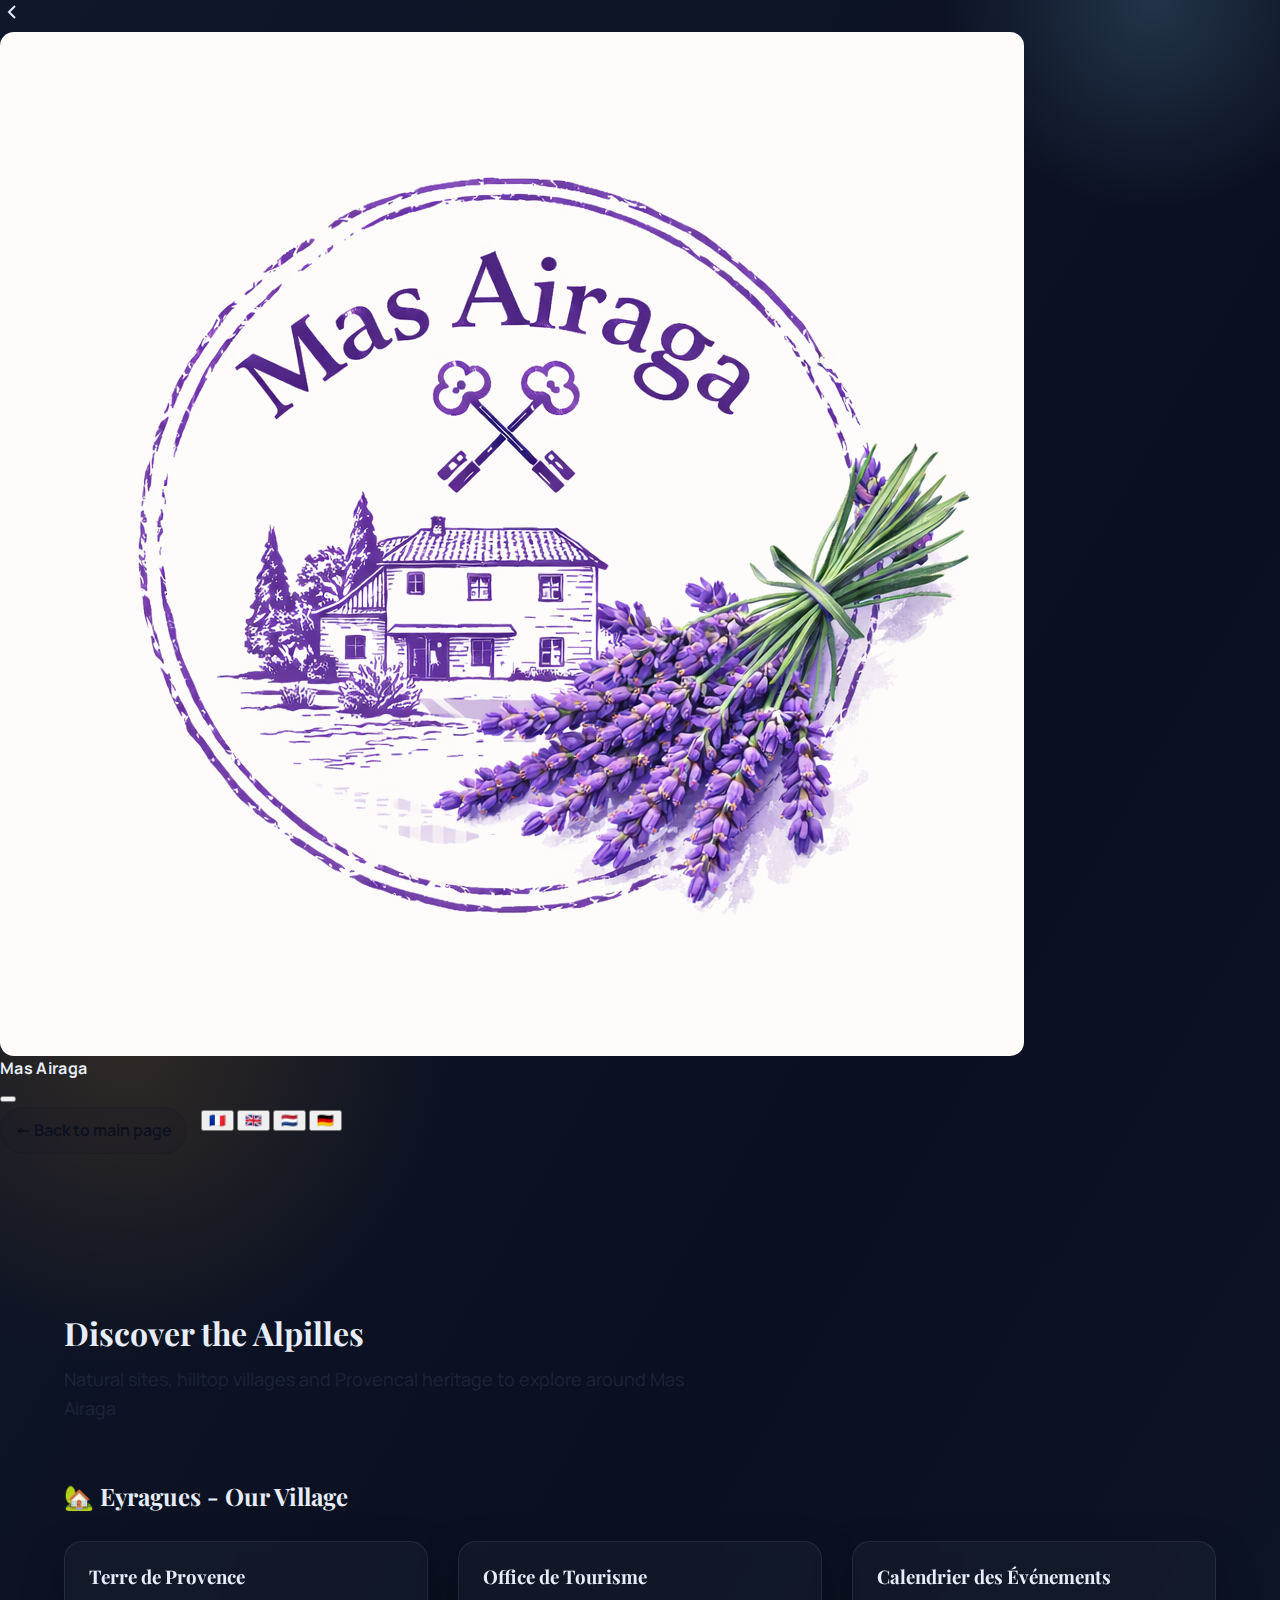
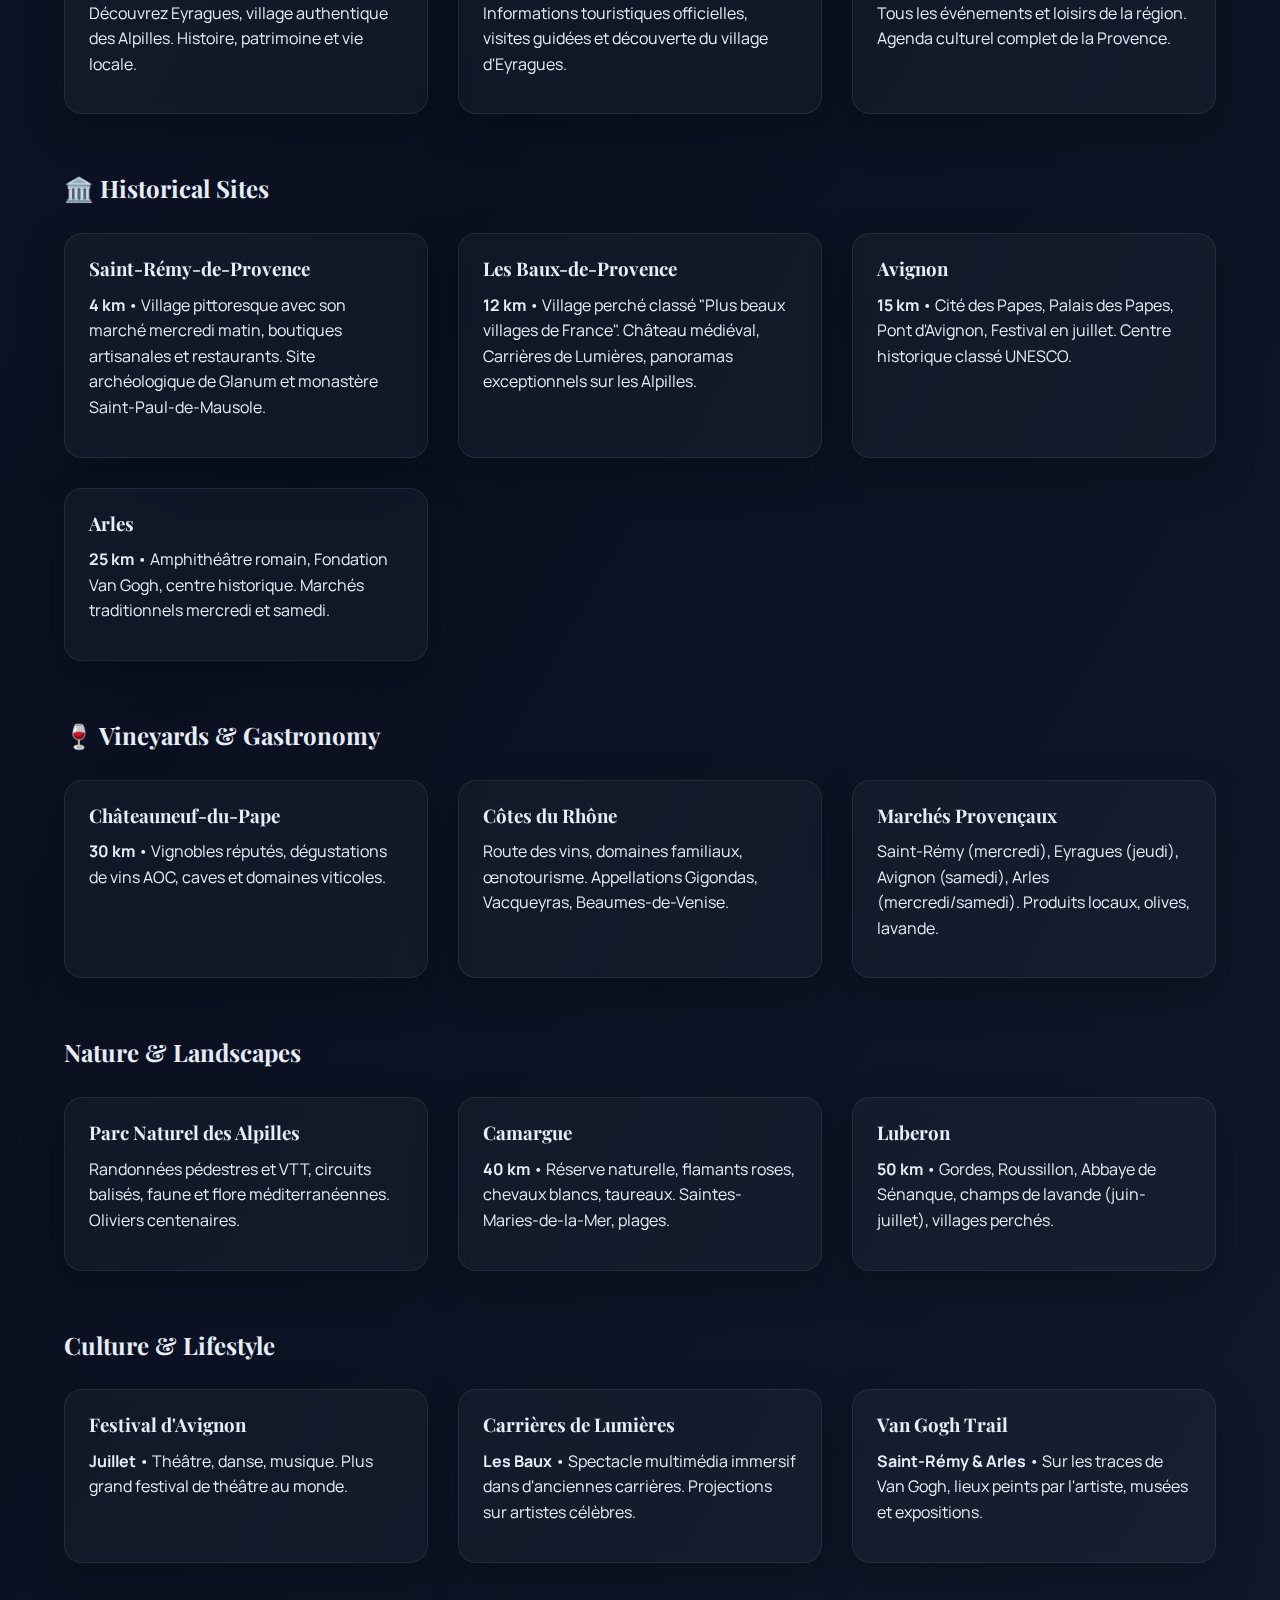
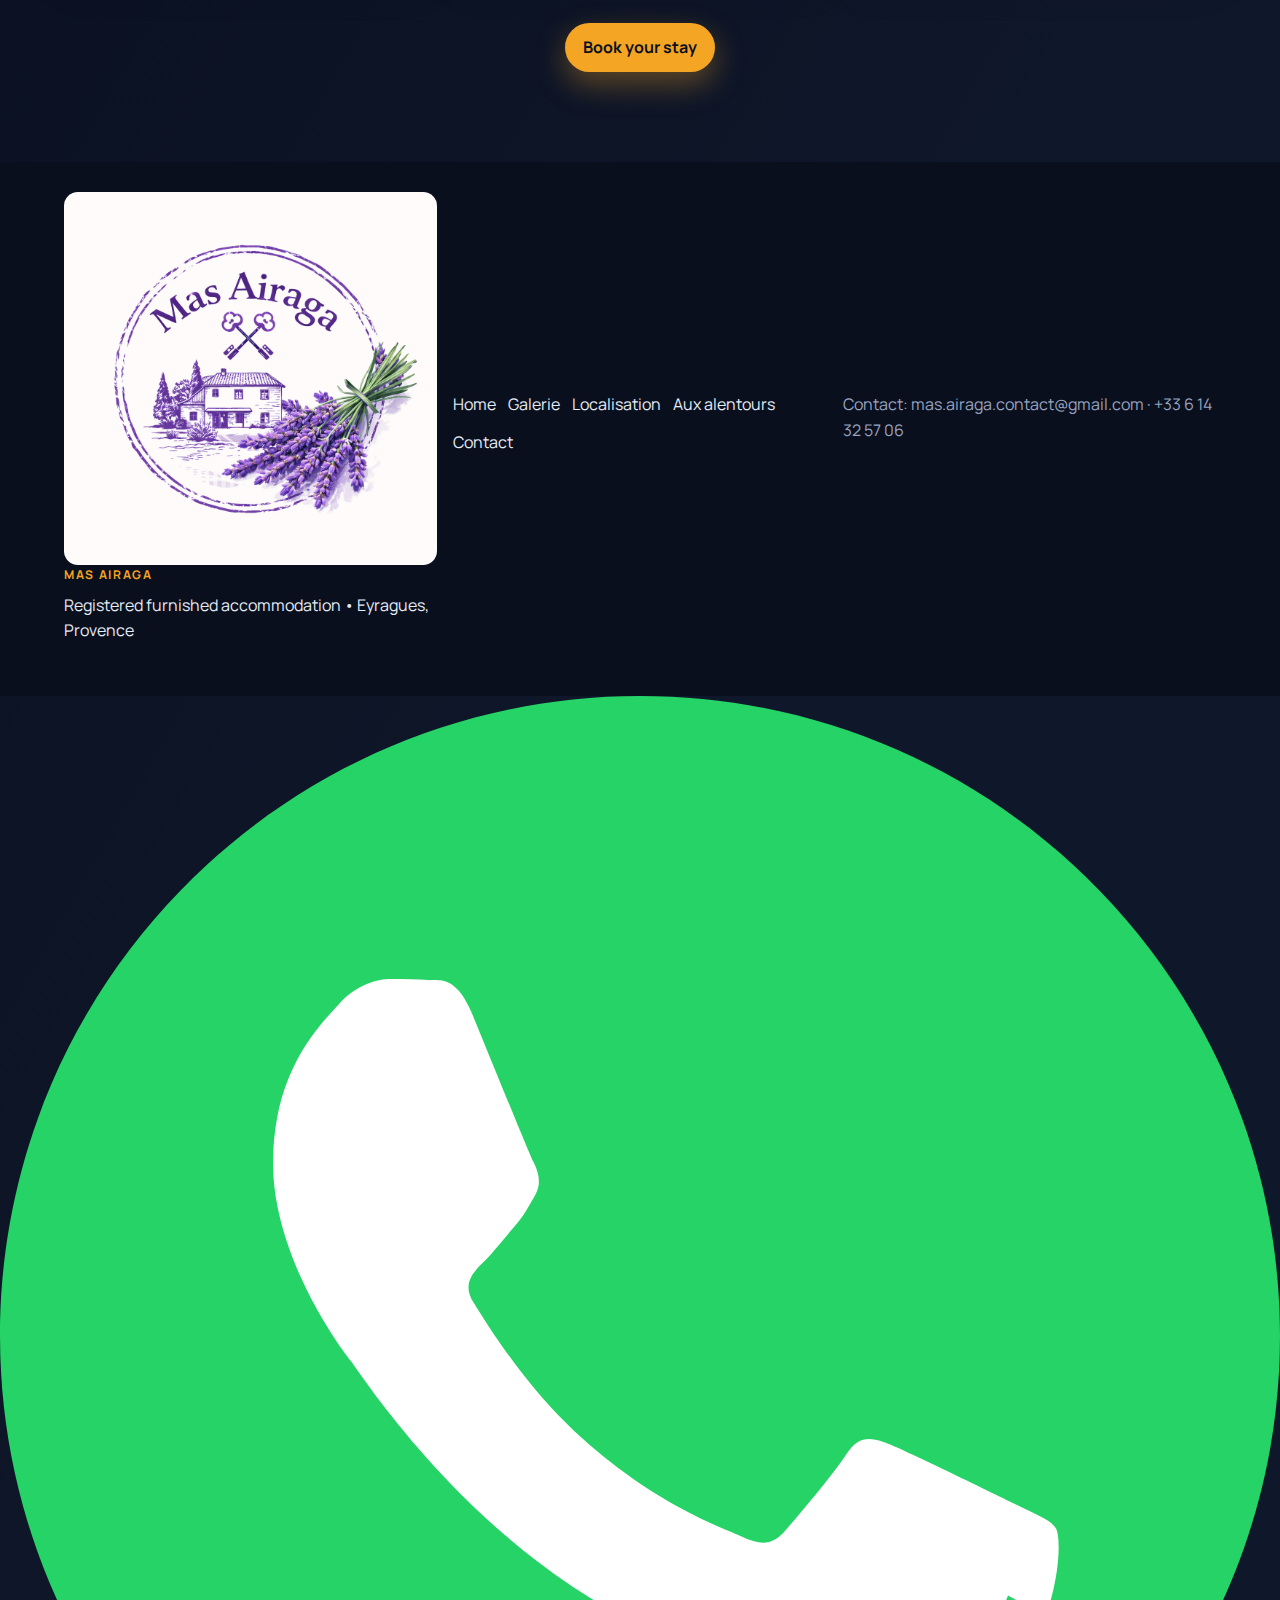
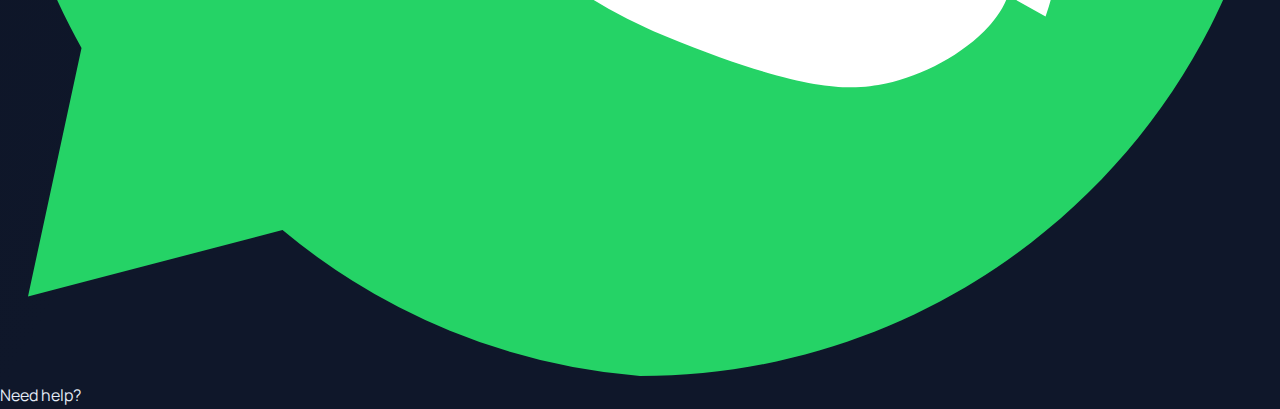
<file: around.html>
<!DOCTYPE html>
<html lang="fr">
<head>
  <meta charset="UTF-8">
  <meta name="viewport" content="width=device-width, initial-scale=1.0">
  <title>Aux Alentours – Mas Airaga | Découvrez la Provence</title>
  <meta name="description" content="Que faire autour de Mas Airaga ? Saint-Rémy, Les Baux, Avignon, Arles. Marchés provençaux, sites historiques, vignobles. Guide touristique Provence.">
  <link rel="canonical" href="https://mas-airaga.com/around.html">
  <link rel="icon" href="/favicon.ico" type="image/x-icon">
  <link rel="preconnect" href="https://fonts.googleapis.com">
  <link rel="preconnect" href="https://fonts.gstatic.com" crossorigin>
  <link href="https://fonts.googleapis.com/css2?family=Manrope:wght@400;600;700&family=Playfair+Display:wght@600&display=swap" rel="stylesheet">
  <link rel="stylesheet" href="styles.css">
</head>
<body>
  <nav class="nav">
    <div class="nav__container">
      <!-- Back arrow for mobile -->
      <a href="index.html" class="nav__back-arrow" aria-label="Retour">
        <svg width="24" height="24" viewBox="0 0 24 24" fill="none" stroke="currentColor" stroke-width="2">
          <polyline points="15 18 9 12 15 6"></polyline>
        </svg>
      </a>

      <div class="nav__brand">
        <a href="index.html">
          <img src="images/LOGO.png" alt="Mas Airaga" class="nav__logo">
          Mas Airaga
        </a>
      </div>

      <!-- Hamburger button for mobile -->
      <button class="nav__hamburger" id="nav-hamburger" aria-label="Menu">
        <span></span>
        <span></span>
        <span></span>
      </button>

      <div class="nav__links" id="nav-links">
        <a href="index.html" class="button button--ghost" data-i18n="back-home">← Retour à la page principale</a>
        <div class="nav__lang-toggle">
          <button class="nav-lang-btn active" data-lang="fr" title="Français">🇫🇷</button>
          <button class="nav-lang-btn" data-lang="en" title="English">🇬🇧</button>
          <button class="nav-lang-btn" data-lang="nl" title="Nederlands">🇳🇱</button>
          <button class="nav-lang-btn" data-lang="de" title="Deutsch">🇩🇪</button>
        </div>
      </div>
    </div>
  </nav>

  <section class="section" style="padding-top: 120px;">
    <div class="container">
      <h1 data-i18n="around-title">Découvrez la Provence</h1>
      <p class="lead" data-i18n="around-subtitle">Sites incontournables, marchés provençaux et activités autour du Mas Airaga</p>

      <div style="margin-top: 60px;">
        <h2 data-i18n="around-eyragues-title">🏡 Eyragues - Notre Village</h2>
        <div style="display: grid; grid-template-columns: repeat(auto-fit, minmax(300px, 1fr)); gap: 30px; margin-top: 30px;">
          <a href="https://www.myterredeprovence.fr/Eyragues" target="_blank" rel="noopener noreferrer" class="card card--link">
            <h3>Terre de Provence</h3>
            <p>Découvrez Eyragues, village authentique des Alpilles. Histoire, patrimoine et vie locale.</p>
          </a>
          <a href="https://www.eyragues.fr/tourisme.php" target="_blank" rel="noopener noreferrer" class="card card--link">
            <h3>Office de Tourisme</h3>
            <p>Informations touristiques officielles, visites guidées et découverte du village d'Eyragues.</p>
          </a>
          <a href="http://www.journal-farandole.com/" target="_blank" rel="noopener noreferrer" class="card card--link">
            <h3>Calendrier des Événements</h3>
            <p>Tous les événements et loisirs de la région. Agenda culturel complet de la Provence.</p>
          </a>
        </div>
      </div>

      <div style="margin-top: 60px;">
        <h2 data-i18n="around-historical-title">🏛️ Sites Historiques</h2>
        <div style="display: grid; grid-template-columns: repeat(auto-fit, minmax(300px, 1fr)); gap: 30px; margin-top: 30px;">
          <a href="https://www.saint-remy-de-provence.com" target="_blank" rel="noopener noreferrer" class="card card--link">
            <h3>Saint-Rémy-de-Provence</h3>
            <p><strong>4 km</strong> • Village pittoresque avec son marché mercredi matin, boutiques artisanales et restaurants. Site archéologique de Glanum et monastère Saint-Paul-de-Mausole.</p>
          </a>
          <a href="https://www.lesbauxdeprovence.com" target="_blank" rel="noopener noreferrer" class="card card--link">
            <h3>Les Baux-de-Provence</h3>
            <p><strong>12 km</strong> • Village perché classé "Plus beaux villages de France". Château médiéval, Carrières de Lumières, panoramas exceptionnels sur les Alpilles.</p>
          </a>
          <a href="https://avignon-tourisme.com" target="_blank" rel="noopener noreferrer" class="card card--link">
            <h3>Avignon</h3>
            <p><strong>15 km</strong> • Cité des Papes, Palais des Papes, Pont d'Avignon, Festival en juillet. Centre historique classé UNESCO.</p>
          </a>
          <a href="https://www.arlestourisme.com" target="_blank" rel="noopener noreferrer" class="card card--link">
            <h3>Arles</h3>
            <p><strong>25 km</strong> • Amphithéâtre romain, Fondation Van Gogh, centre historique. Marchés traditionnels mercredi et samedi.</p>
          </a>
        </div>
      </div>

      <div style="margin-top: 60px;">
        <h2 data-i18n="around-wine-title">🍷 Vignobles & Gastronomie</h2>
        <div style="display: grid; grid-template-columns: repeat(auto-fit, minmax(300px, 1fr)); gap: 30px; margin-top: 30px;">
          <a href="https://www.chateauneuf.com" target="_blank" rel="noopener noreferrer" class="card card--link">
            <h3>Châteauneuf-du-Pape</h3>
            <p><strong>30 km</strong> • Vignobles réputés, dégustations de vins AOC, caves et domaines viticoles.</p>
          </a>
          <a href="https://www.vins-rhone.com" target="_blank" rel="noopener noreferrer" class="card card--link">
            <h3>Côtes du Rhône</h3>
            <p>Route des vins, domaines familiaux, œnotourisme. Appellations Gigondas, Vacqueyras, Beaumes-de-Venise.</p>
          </a>
          <a href="https://www.provenceguide.com/marches-provence" target="_blank" rel="noopener noreferrer" class="card card--link">
            <h3>Marchés Provençaux</h3>
            <p>Saint-Rémy (mercredi), Eyragues (jeudi), Avignon (samedi), Arles (mercredi/samedi). Produits locaux, olives, lavande.</p>
          </a>
        </div>
      </div>

      <div style="margin-top: 60px;">
        <h2 data-i18n="around-nature-title">🌿 Nature & Activités</h2>
        <div style="display: grid; grid-template-columns: repeat(auto-fit, minmax(300px, 1fr)); gap: 30px; margin-top: 30px;">
          <a href="https://www.parc-alpilles.fr" target="_blank" rel="noopener noreferrer" class="card card--link">
            <h3>Parc Naturel des Alpilles</h3>
            <p>Randonnées pédestres et VTT, circuits balisés, faune et flore méditerranéennes. Oliviers centenaires.</p>
          </a>
          <a href="https://www.camargue.fr" target="_blank" rel="noopener noreferrer" class="card card--link">
            <h3>Camargue</h3>
            <p><strong>40 km</strong> • Réserve naturelle, flamants roses, chevaux blancs, taureaux. Saintes-Maries-de-la-Mer, plages.</p>
          </a>
          <a href="https://www.luberon-apt.fr" target="_blank" rel="noopener noreferrer" class="card card--link">
            <h3>Luberon</h3>
            <p><strong>50 km</strong> • Gordes, Roussillon, Abbaye de Sénanque, champs de lavande (juin-juillet), villages perchés.</p>
          </a>
        </div>
      </div>

      <div style="margin-top: 60px;">
        <h2 data-i18n="around-culture-title">🎨 Culture & Événements</h2>
        <div style="display: grid; grid-template-columns: repeat(auto-fit, minmax(300px, 1fr)); gap: 30px; margin-top: 30px;">
          <a href="https://www.festival-avignon.com" target="_blank" rel="noopener noreferrer" class="card card--link">
            <h3>Festival d'Avignon</h3>
            <p><strong>Juillet</strong> • Théâtre, danse, musique. Plus grand festival de théâtre au monde.</p>
          </a>
          <a href="https://www.carrieres-lumieres.com" target="_blank" rel="noopener noreferrer" class="card card--link">
            <h3>Carrières de Lumières</h3>
            <p><strong>Les Baux</strong> • Spectacle multimédia immersif dans d'anciennes carrières. Projections sur artistes célèbres.</p>
          </a>
          <a href="https://vangoghroute.com/france/saint-remy/" target="_blank" rel="noopener noreferrer" class="card card--link">
            <h3>Van Gogh Trail</h3>
            <p><strong>Saint-Rémy & Arles</strong> • Sur les traces de Van Gogh, lieux peints par l'artiste, musées et expositions.</p>
          </a>
        </div>
      </div>

      <div style="margin-top: 60px; text-align: center;">
        <a href="index.html#reservation" class="button" data-i18n="around-book-btn">Réserver votre séjour</a>
      </div>
    </div>
  </section>

  <footer class="footer">
    <div>
      <img src="images/LOGO.png" alt="Mas Airaga Logo" class="footer__logo">
      <p class="eyebrow">Mas Airaga</p>
      <p data-i18n="footer-registration">Maison meublée déclarée • Eyragues, Provence</p>
    </div>
    <div class="footer__links">
      <a href="index.html" data-i18n="footer-home">Accueil</a>
      <a href="gallery.html">Galerie</a>
      <a href="location.html">Localisation</a>
      <a href="around.html">Aux alentours</a>
      <a href="contact.html">Contact</a>
    </div>
    <div>
      <p class="muted">
        <span data-i18n="footer-contact">Contact :</span>
        <a href="mailto:mas.airaga.contact@gmail.com">mas.airaga.contact@gmail.com</a> ·
        <a href="tel:+33614325706">+33 6 14 32 57 06</a>
      </p>
    </div>
  </footer>

  <script src="script.js"></script>
</body>
</html>
</file>
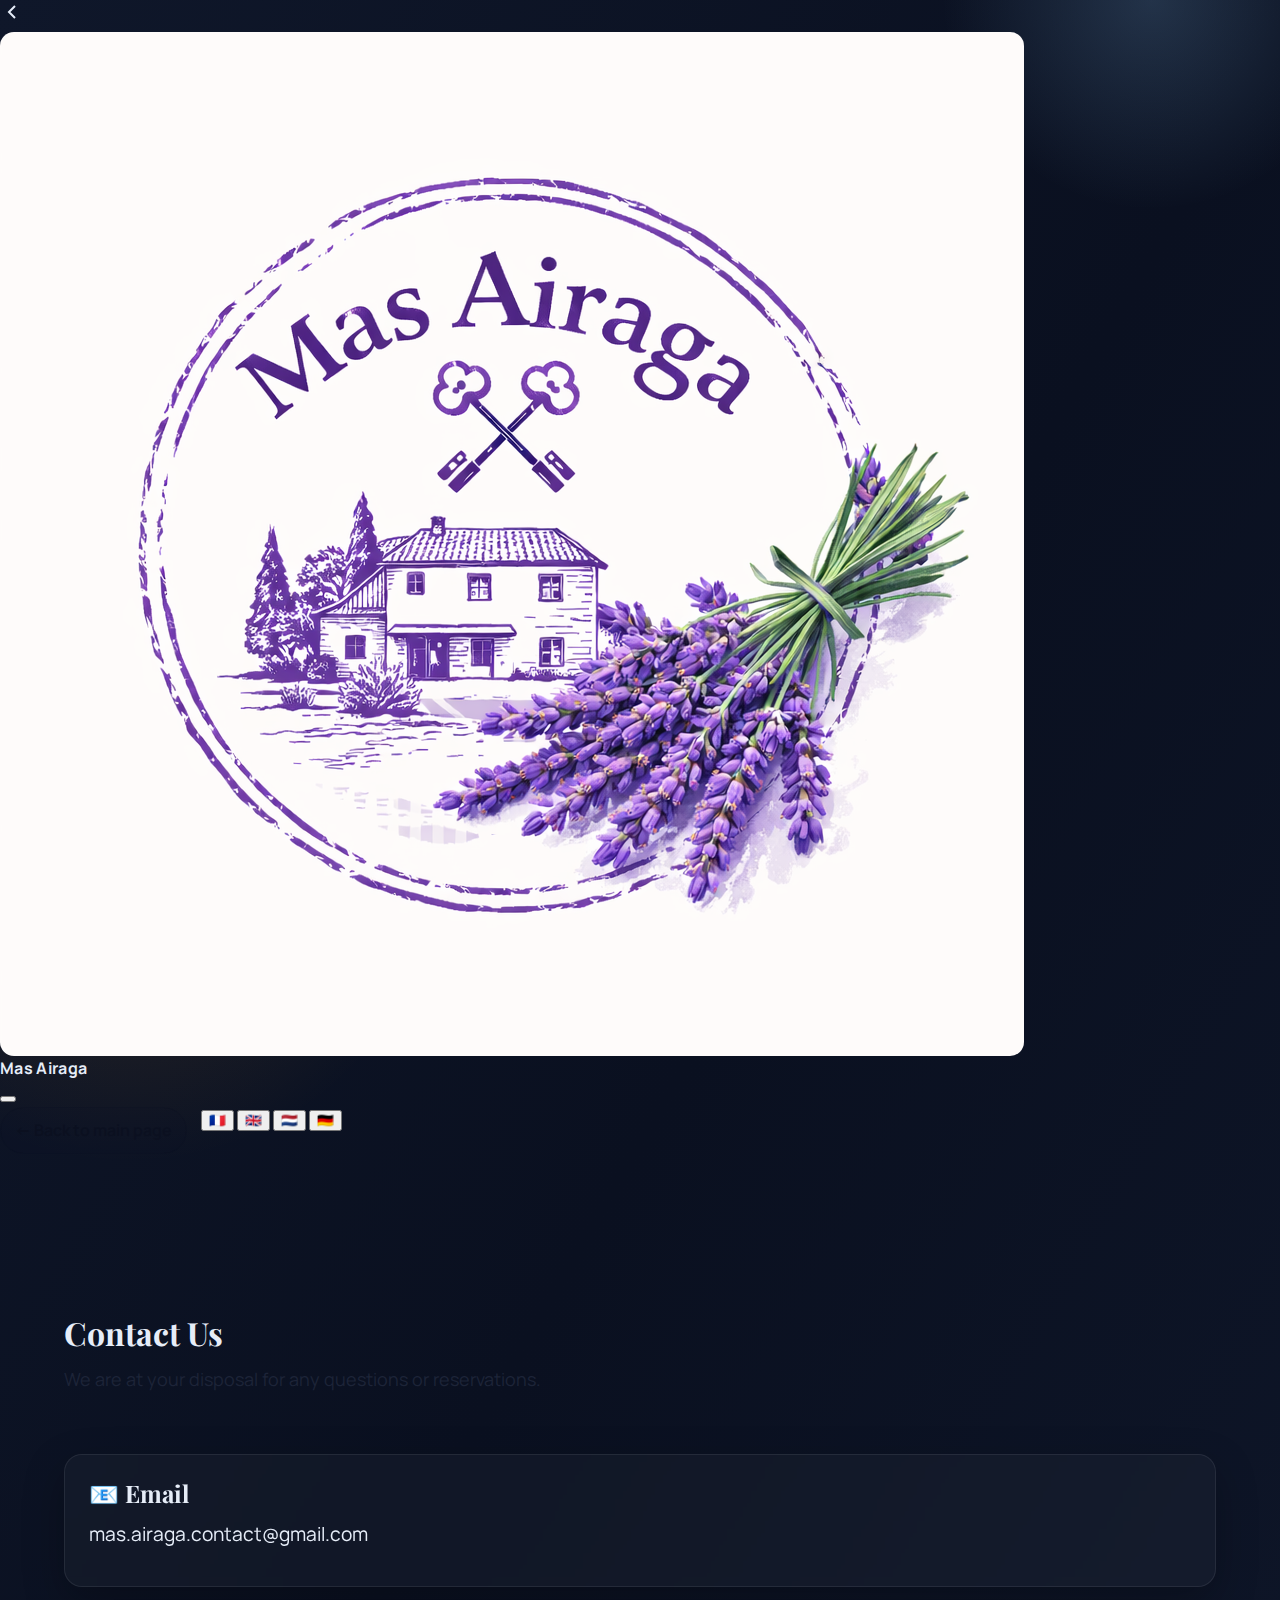
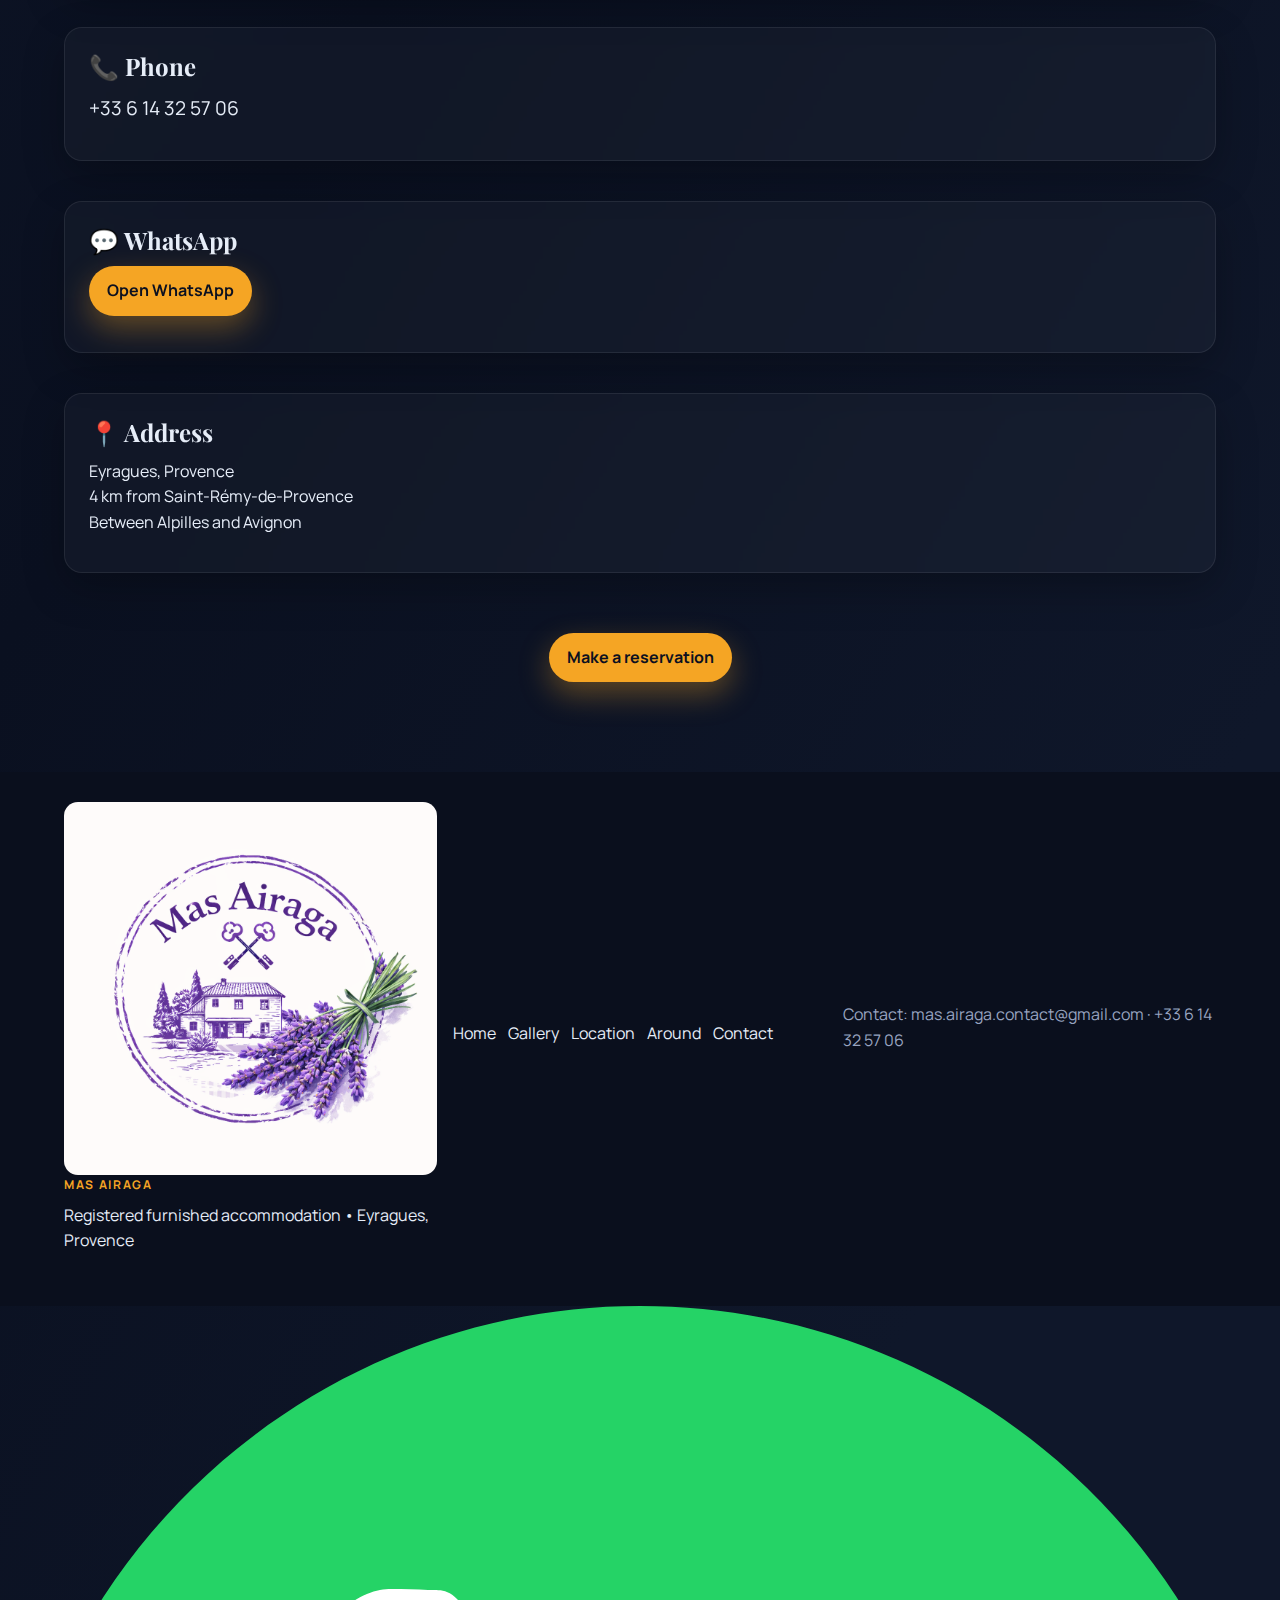
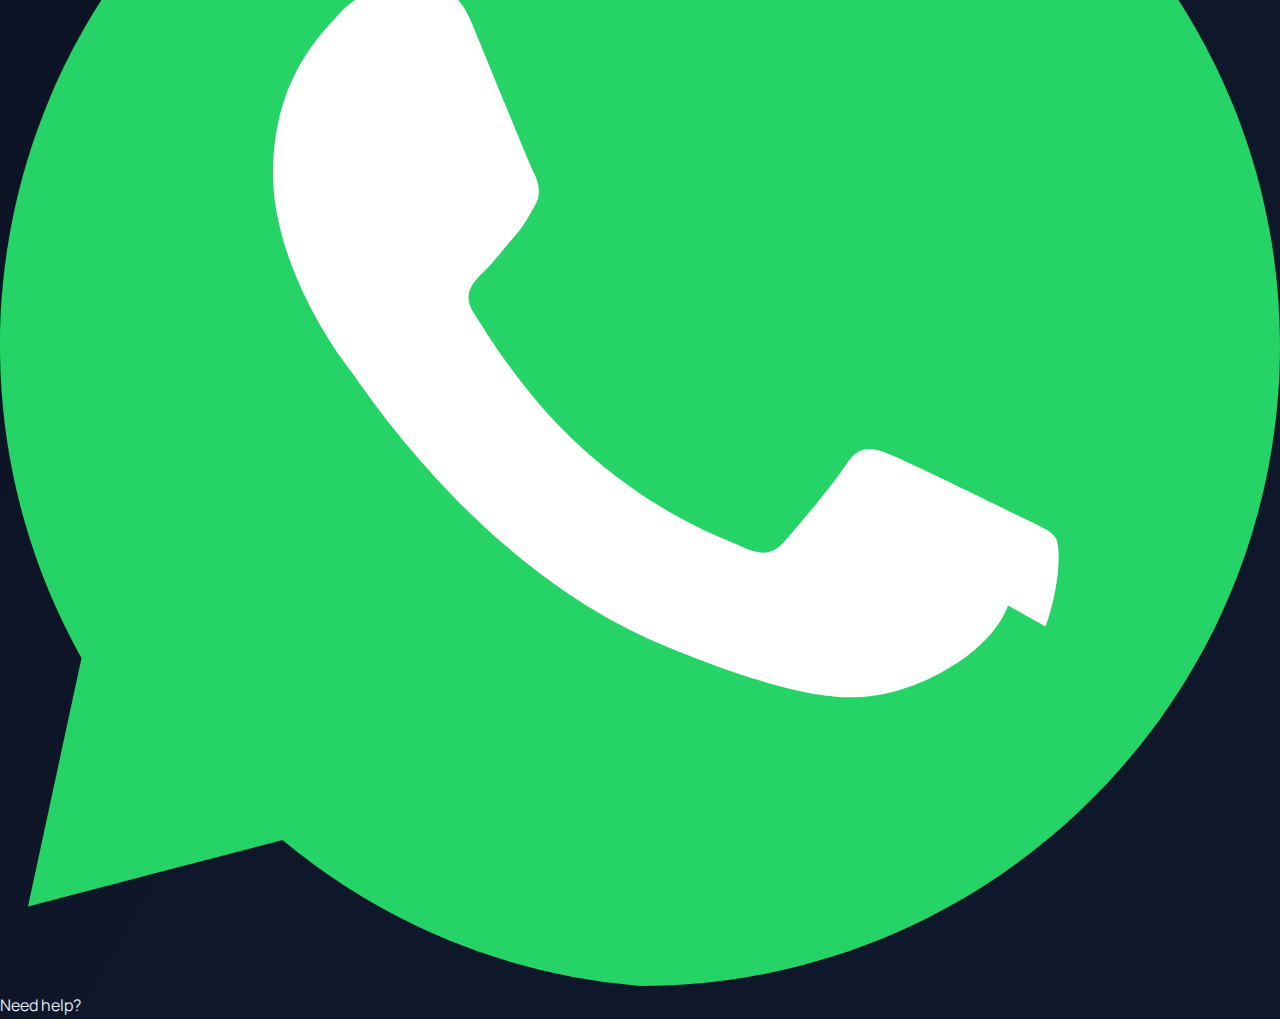
<file: contact.html>
<!DOCTYPE html>
<html lang="fr">
<head>
  <meta charset="UTF-8">
  <meta name="viewport" content="width=device-width, initial-scale=1.0">
  <title>Contact – Mas Airaga | Location de Vacances en Provence</title>
  <meta name="description" content="Contactez Mas Airaga pour vos réservations et questions. Email, téléphone, WhatsApp. Réponse rapide garantie.">
  <link rel="canonical" href="https://mas-airaga.com/contact.html">
  <link rel="icon" href="/favicon.ico" type="image/x-icon">
  <link rel="preconnect" href="https://fonts.googleapis.com">
  <link rel="preconnect" href="https://fonts.gstatic.com" crossorigin>
  <link href="https://fonts.googleapis.com/css2?family=Manrope:wght@400;600;700&family=Playfair+Display:wght@600&display=swap" rel="stylesheet">
  <link rel="stylesheet" href="styles.css">
</head>
<body>
  <nav class="nav">
    <div class="nav__container">
      <!-- Back arrow for mobile -->
      <a href="index.html" class="nav__back-arrow" aria-label="Retour">
        <svg width="24" height="24" viewBox="0 0 24 24" fill="none" stroke="currentColor" stroke-width="2">
          <polyline points="15 18 9 12 15 6"></polyline>
        </svg>
      </a>

      <div class="nav__brand">
        <a href="index.html">
          <img src="images/LOGO.png" alt="Mas Airaga" class="nav__logo">
          Mas Airaga
        </a>
      </div>

      <!-- Hamburger button for mobile -->
      <button class="nav__hamburger" id="nav-hamburger" aria-label="Menu">
        <span></span>
        <span></span>
        <span></span>
      </button>

      <div class="nav__links" id="nav-links">
        <a href="index.html" class="button button--ghost" data-i18n="back-home">← Retour à la page principale</a>
        <div class="nav__lang-toggle">
          <button class="nav-lang-btn active" data-lang="fr" title="Français">🇫🇷</button>
          <button class="nav-lang-btn" data-lang="en" title="English">🇬🇧</button>
          <button class="nav-lang-btn" data-lang="nl" title="Nederlands">🇳🇱</button>
          <button class="nav-lang-btn" data-lang="de" title="Deutsch">🇩🇪</button>
        </div>
      </div>
    </div>
  </nav>

  <section class="section" style="padding-top: 120px;">
    <div class="container">
      <h1 data-i18n="contact-title">Contactez-nous</h1>
      <p class="lead" data-i18n="contact-subtitle">Nous sommes à votre disposition pour toute question ou réservation.</p>

      <div style="display: grid; gap: 40px; margin-top: 60px;">
        <div class="card">
          <h2 data-i18n="contact-email-title">📧 Email</h2>
          <p><a href="mailto:mas.airaga.contact@gmail.com" style="font-size: 1.2rem;">mas.airaga.contact@gmail.com</a></p>
        </div>

        <div class="card">
          <h2 data-i18n="contact-phone-title">📞 Téléphone</h2>
          <p><a href="tel:+33614325706" style="font-size: 1.2rem;">+33 6 14 32 57 06</a></p>
        </div>

        <div class="card">
          <h2 data-i18n="contact-whatsapp-title">💬 WhatsApp</h2>
          <p><a href="https://wa.me/33614325706" target="_blank" class="button" data-i18n="contact-whatsapp-btn">Ouvrir WhatsApp</a></p>
        </div>

        <div class="card">
          <h2 data-i18n="contact-address-title">📍 Adresse</h2>
          <p><span data-i18n="contact-address-line1">Eyragues, Provence</span><br>
          <span data-i18n="contact-address-line2">À 4 km de Saint-Rémy-de-Provence</span><br>
          <span data-i18n="contact-address-line3">Entre Alpilles et Avignon</span></p>
        </div>
      </div>

      <div style="margin-top: 60px; text-align: center;">
        <a href="index.html#reservation" class="button" data-i18n="contact-book-btn">Faire une réservation</a>
      </div>
    </div>
  </section>

  <footer class="footer">
    <div>
      <img src="images/LOGO.png" alt="Mas Airaga Logo" class="footer__logo">
      <p class="eyebrow">Mas Airaga</p>
      <p data-i18n="footer-registration">Maison meublée déclarée • Eyragues, Provence</p>
    </div>
    <div class="footer__links">
      <a href="index.html" data-i18n="footer-home">Accueil</a>
      <a href="gallery.html" data-i18n="footer-gallery">Galerie</a>
      <a href="location.html" data-i18n="footer-location">Localisation</a>
      <a href="around.html" data-i18n="footer-around">Aux alentours</a>
      <a href="contact.html" data-i18n="footer-contact-page">Contact</a>
    </div>
    <div>
      <p class="muted">
        <span data-i18n="footer-contact">Contact :</span>
        <a href="mailto:mas.airaga.contact@gmail.com">mas.airaga.contact@gmail.com</a> ·
        <a href="tel:+33614325706">+33 6 14 32 57 06</a>
      </p>
    </div>
  </footer>

  <script src="script.js"></script>
</body>
</html>
</file>
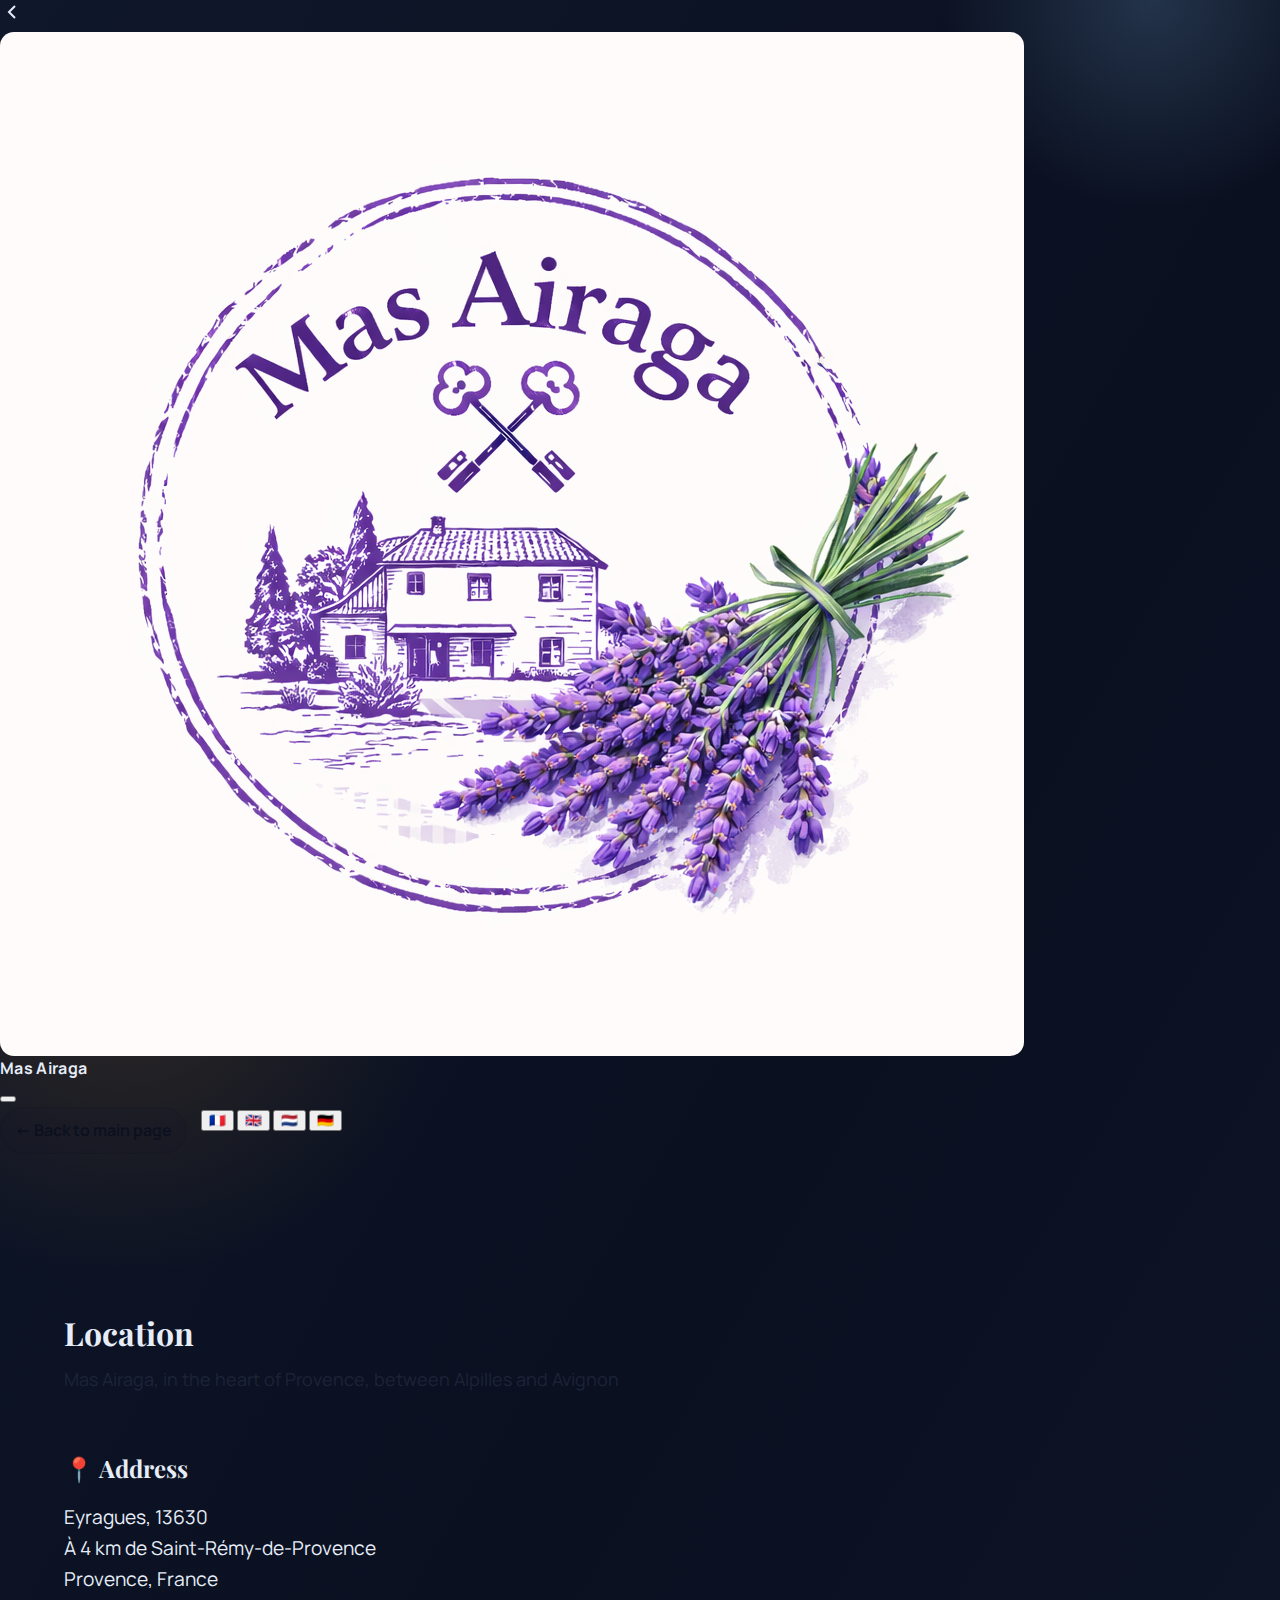
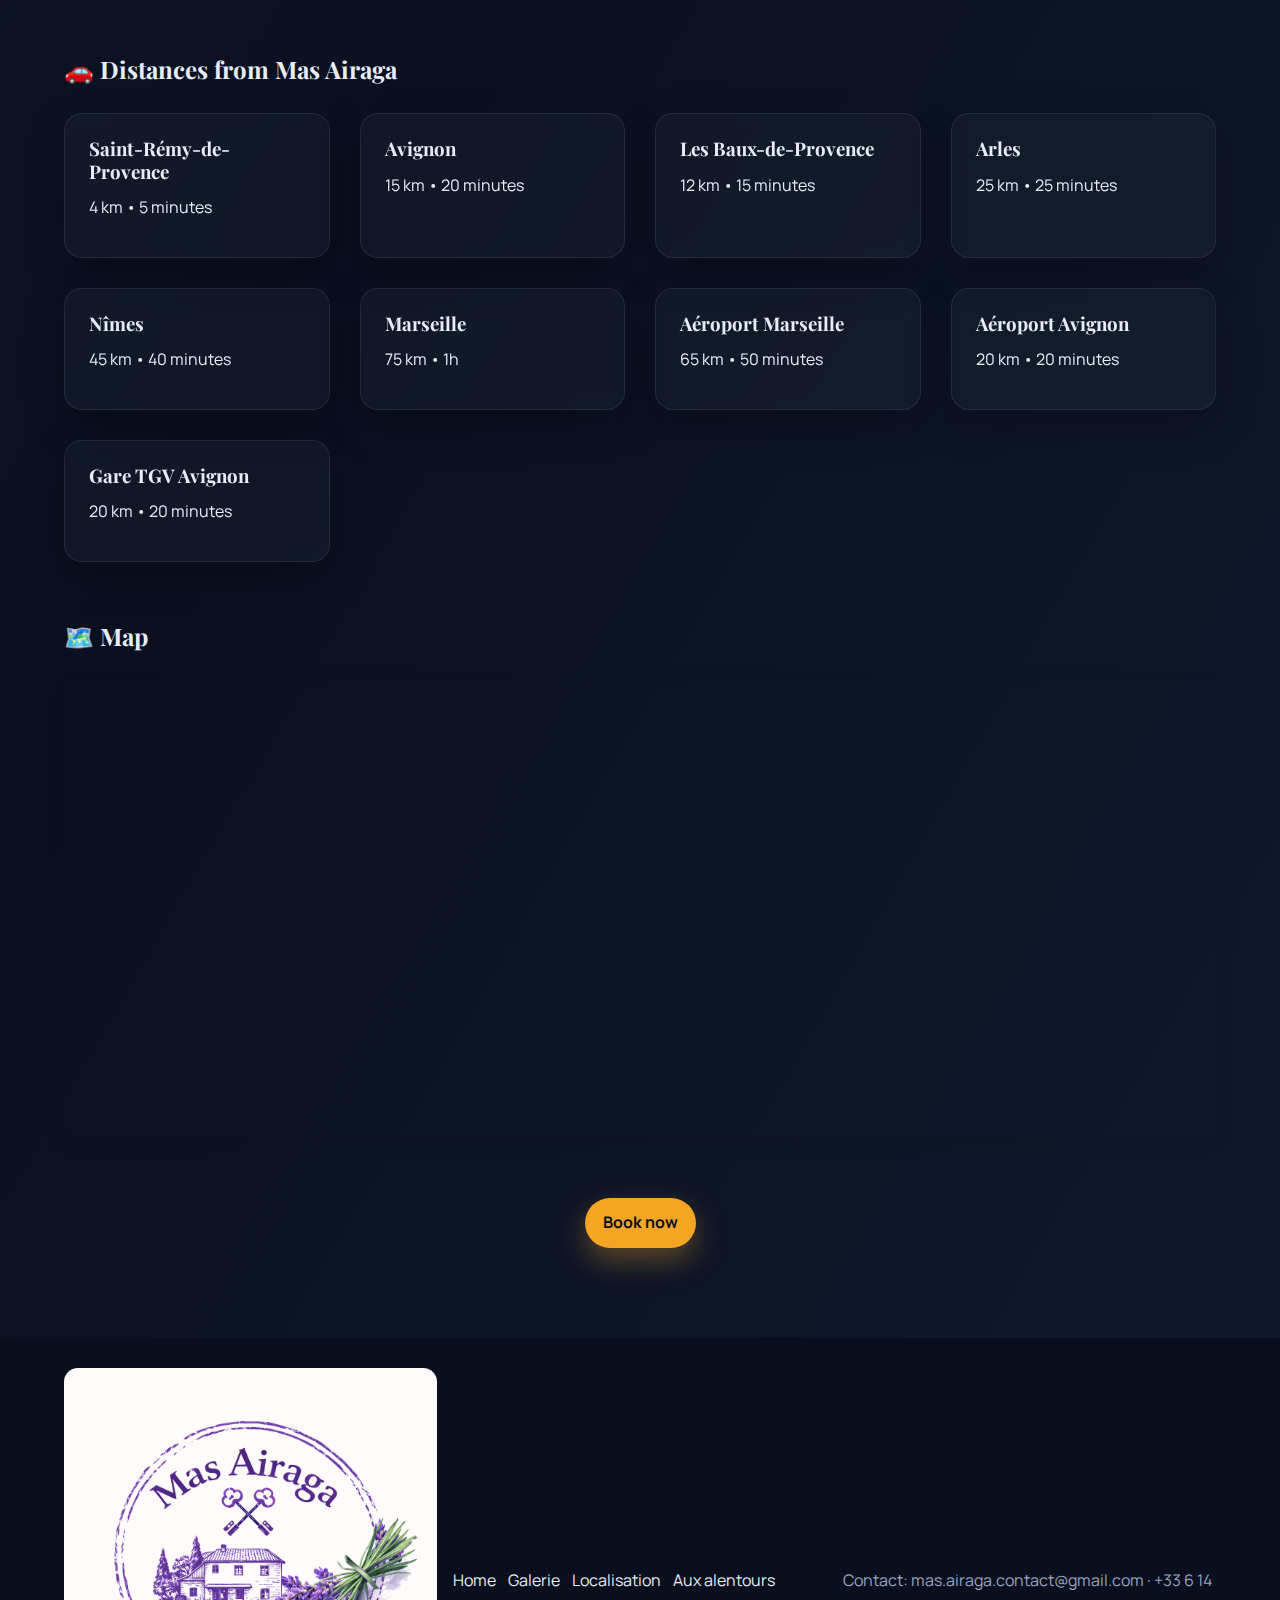
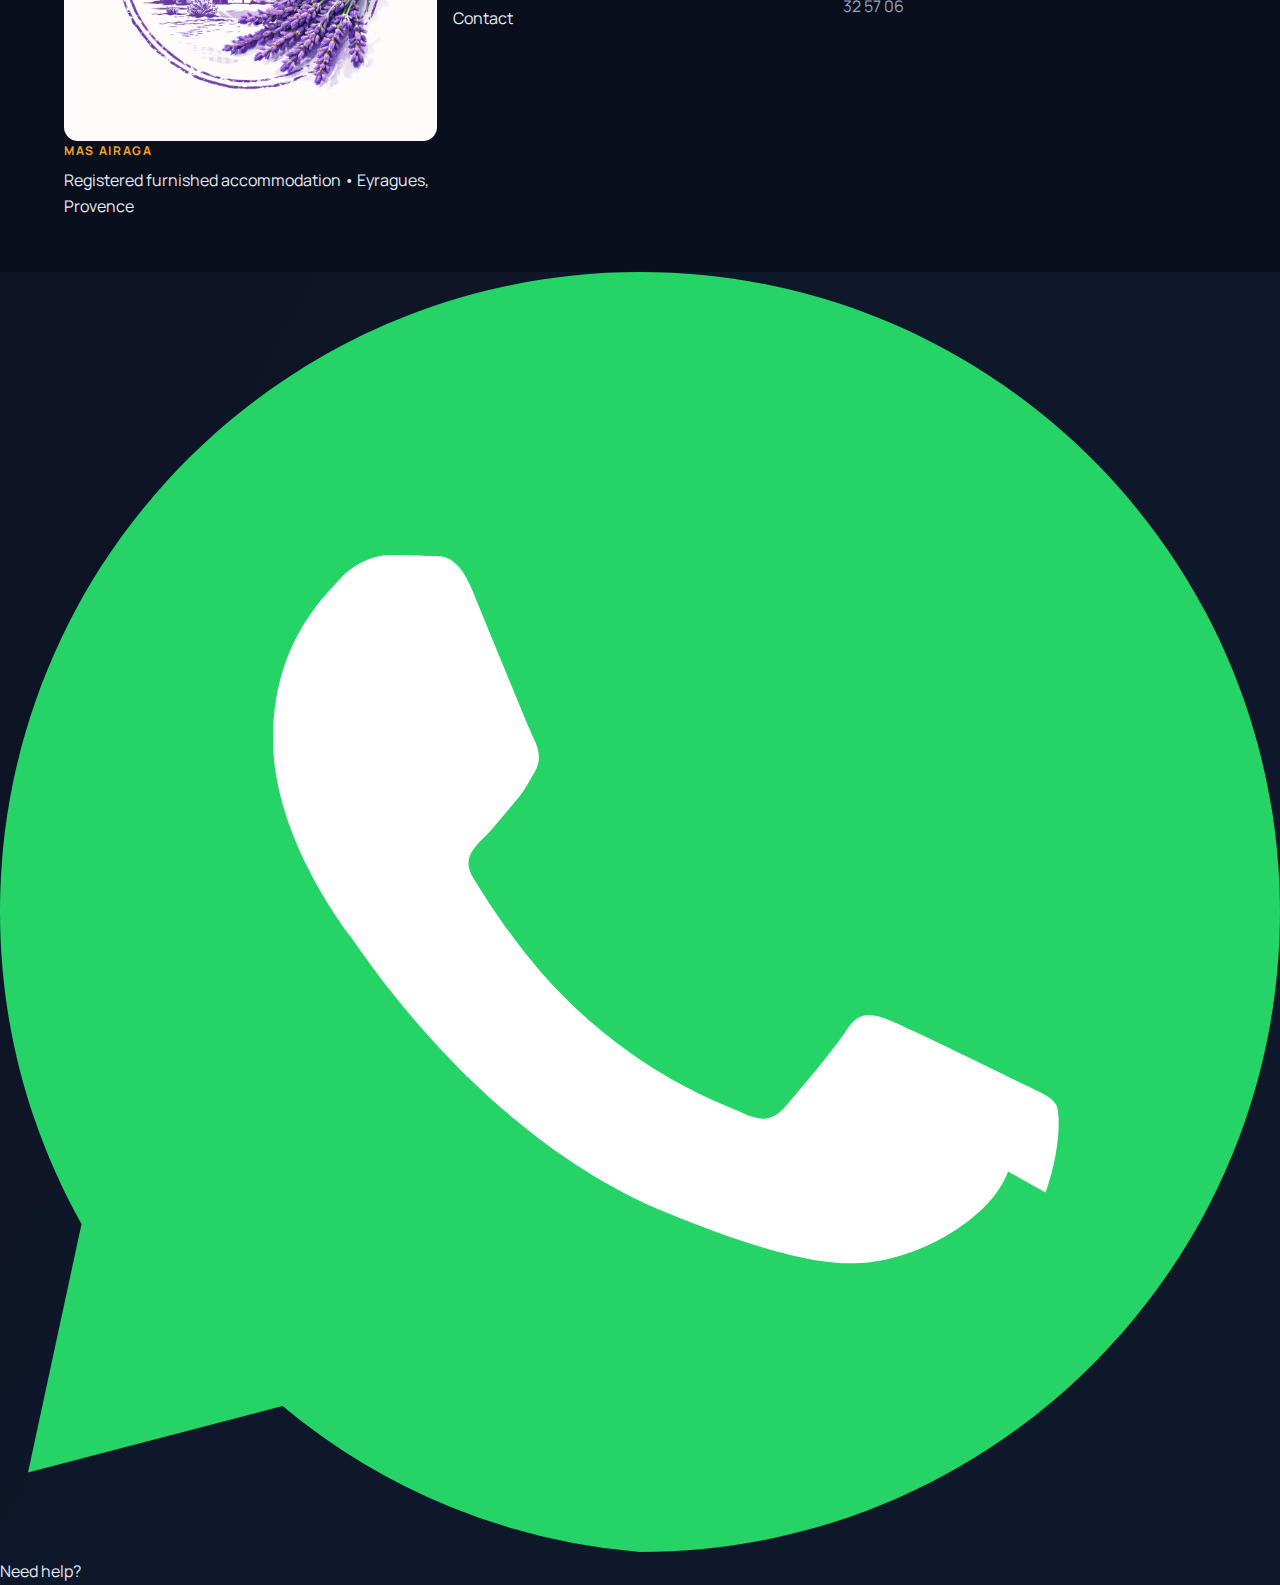
<file: location.html>
<!DOCTYPE html>
<html lang="fr">
<head>
  <meta charset="UTF-8">
  <meta name="viewport" content="width=device-width, initial-scale=1.0">
  <title>Localisation – Mas Airaga | Eyragues, Provence, près Saint-Rémy</title>
  <meta name="description" content="Mas Airaga à Eyragues, 4 km de Saint-Rémy-de-Provence. Situation idéale entre Alpilles et Avignon. Plan d'accès et carte interactive.">
  <link rel="canonical" href="https://mas-airaga.com/location.html">
  <link rel="icon" href="/favicon.ico" type="image/x-icon">
  <link rel="preconnect" href="https://fonts.googleapis.com">
  <link rel="preconnect" href="https://fonts.gstatic.com" crossorigin>
  <link href="https://fonts.googleapis.com/css2?family=Manrope:wght@400;600;700&family=Playfair+Display:wght@600&display=swap" rel="stylesheet">
  <link rel="stylesheet" href="styles.css">
</head>
<body>
  <nav class="nav">
    <div class="nav__container">
      <!-- Back arrow for mobile -->
      <a href="index.html" class="nav__back-arrow" aria-label="Retour">
        <svg width="24" height="24" viewBox="0 0 24 24" fill="none" stroke="currentColor" stroke-width="2">
          <polyline points="15 18 9 12 15 6"></polyline>
        </svg>
      </a>

      <div class="nav__brand">
        <a href="index.html">
          <img src="images/LOGO.png" alt="Mas Airaga" class="nav__logo">
          Mas Airaga
        </a>
      </div>

      <!-- Hamburger button for mobile -->
      <button class="nav__hamburger" id="nav-hamburger" aria-label="Menu">
        <span></span>
        <span></span>
        <span></span>
      </button>

      <div class="nav__links" id="nav-links">
        <a href="index.html" class="button button--ghost" data-i18n="back-home">← Retour à la page principale</a>
        <div class="nav__lang-toggle">
          <button class="nav-lang-btn active" data-lang="fr" title="Français">🇫🇷</button>
          <button class="nav-lang-btn" data-lang="en" title="English">🇬🇧</button>
          <button class="nav-lang-btn" data-lang="nl" title="Nederlands">🇳🇱</button>
          <button class="nav-lang-btn" data-lang="de" title="Deutsch">🇩🇪</button>
        </div>
      </div>
    </div>
  </nav>

  <section class="section" style="padding-top: 120px;">
    <div class="container">
      <h1 data-i18n="location-title">Localisation</h1>
      <p class="lead" data-i18n="location-subtitle">Mas Airaga, au cœur de la Provence, entre Alpilles et Avignon</p>

      <div style="margin-top: 60px;">
        <h2 data-i18n="location-address-title">📍 Adresse</h2>
        <p style="font-size: 1.2rem; margin-top: 20px;">
          Eyragues, 13630<br>
          À 4 km de Saint-Rémy-de-Provence<br>
          Provence, France
        </p>
      </div>

      <div style="margin-top: 60px;">
        <h2 data-i18n="location-distances-title">🚗 Distances depuis Mas Airaga</h2>
        <div style="display: grid; grid-template-columns: repeat(auto-fit, minmax(250px, 1fr)); gap: 30px; margin-top: 30px;">
          <div class="card">
            <h3>Saint-Rémy-de-Provence</h3>
            <p>4 km • 5 minutes</p>
          </div>
          <div class="card">
            <h3>Avignon</h3>
            <p>15 km • 20 minutes</p>
          </div>
          <div class="card">
            <h3>Les Baux-de-Provence</h3>
            <p>12 km • 15 minutes</p>
          </div>
          <div class="card">
            <h3>Arles</h3>
            <p>25 km • 25 minutes</p>
          </div>
          <div class="card">
            <h3>Nîmes</h3>
            <p>45 km • 40 minutes</p>
          </div>
          <div class="card">
            <h3>Marseille</h3>
            <p>75 km • 1h</p>
          </div>
          <div class="card">
            <h3>Aéroport Marseille</h3>
            <p>65 km • 50 minutes</p>
          </div>
          <div class="card">
            <h3>Aéroport Avignon</h3>
            <p>20 km • 20 minutes</p>
          </div>
          <div class="card">
            <h3>Gare TGV Avignon</h3>
            <p>20 km • 20 minutes</p>
          </div>
        </div>
      </div>

      <div style="margin-top: 60px;">
        <h2 data-i18n="location-map-title">🗺️ Carte</h2>
        <div style="margin-top: 30px; border-radius: 12px; overflow: hidden; box-shadow: 0 4px 20px rgba(0,0,0,0.1);">
          <iframe
            src="https://www.google.com/maps/embed?pb=!1m18!1m12!1m3!1d46229.38!2d4.84!3d43.84!2m3!1f0!2f0!3f0!3m2!1i1024!2i768!4f13.1!3m3!1m2!1s0x12b5f3e8d8d8d8d8%3A0x0!2sEyragues!5e0!3m2!1sfr!2sfr!4v1234567890"
            width="100%"
            height="450"
            style="border:0;"
            allowfullscreen=""
            loading="lazy"
            referrerpolicy="no-referrer-when-downgrade">
          </iframe>
        </div>
      </div>

      <div style="margin-top: 60px; text-align: center;">
        <a href="index.html#reservation" class="button" data-i18n="location-book-btn">Réserver maintenant</a>
      </div>
    </div>
  </section>

  <footer class="footer">
    <div>
      <img src="images/LOGO.png" alt="Mas Airaga Logo" class="footer__logo">
      <p class="eyebrow">Mas Airaga</p>
      <p data-i18n="footer-registration">Maison meublée déclarée • Eyragues, Provence</p>
    </div>
    <div class="footer__links">
      <a href="index.html" data-i18n="footer-home">Accueil</a>
      <a href="gallery.html">Galerie</a>
      <a href="location.html">Localisation</a>
      <a href="around.html">Aux alentours</a>
      <a href="contact.html">Contact</a>
    </div>
    <div>
      <p class="muted">
        <span data-i18n="footer-contact">Contact :</span>
        <a href="mailto:mas.airaga.contact@gmail.com">mas.airaga.contact@gmail.com</a> ·
        <a href="tel:+33614325706">+33 6 14 32 57 06</a>
      </p>
    </div>
  </footer>

  <script src="script.js"></script>
</body>
</html>
</file>
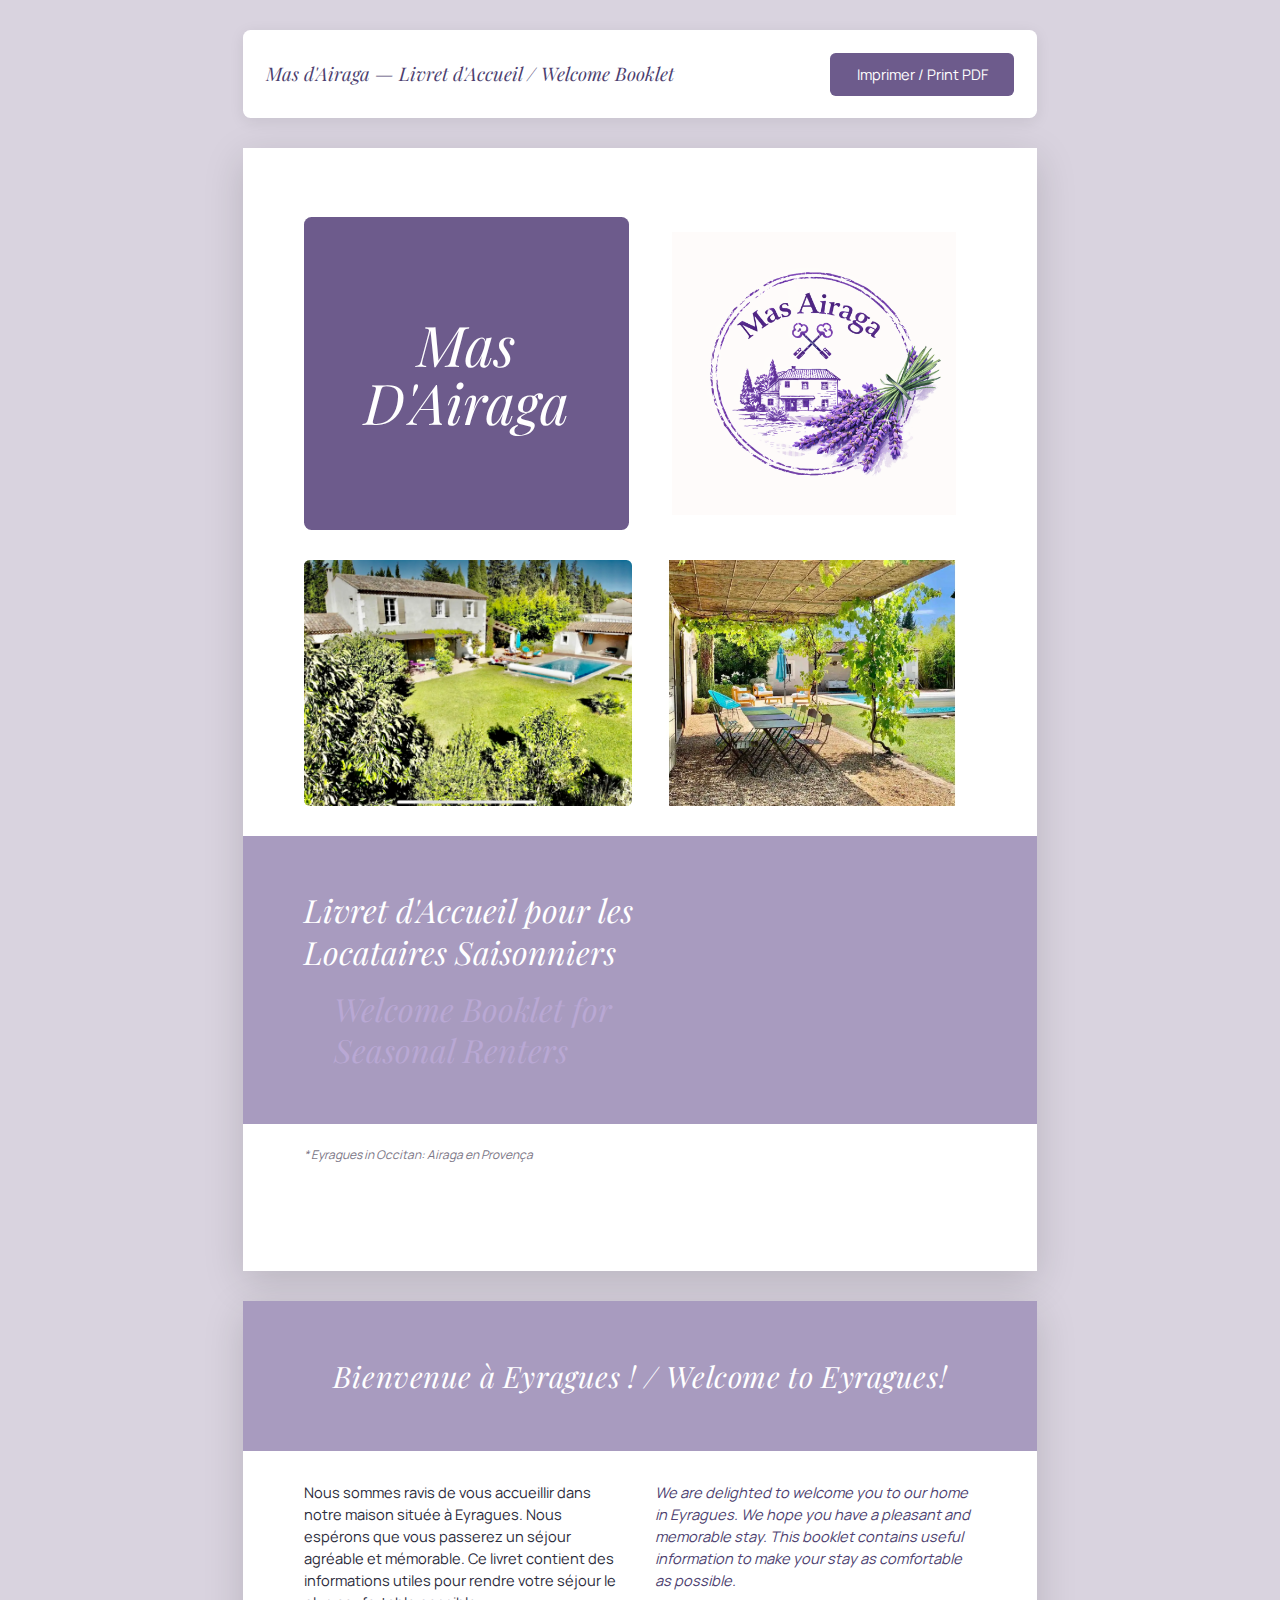
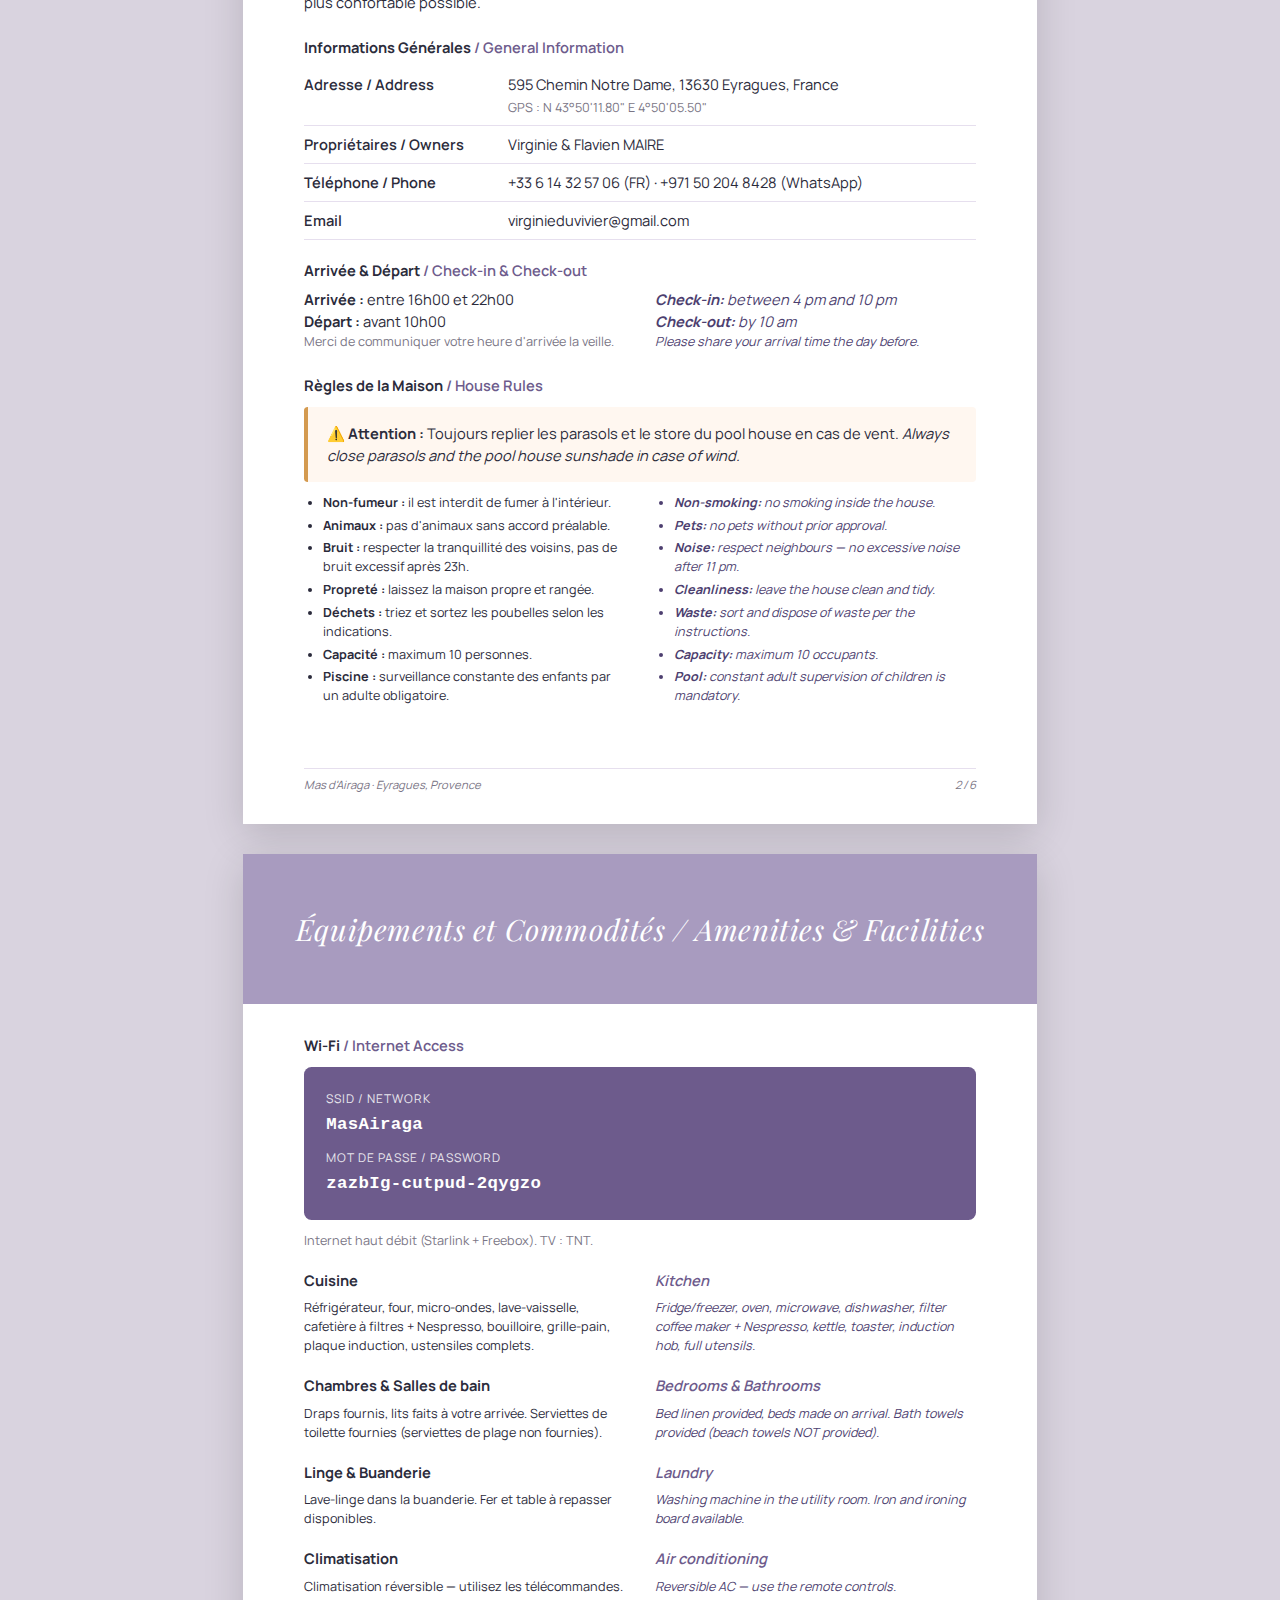
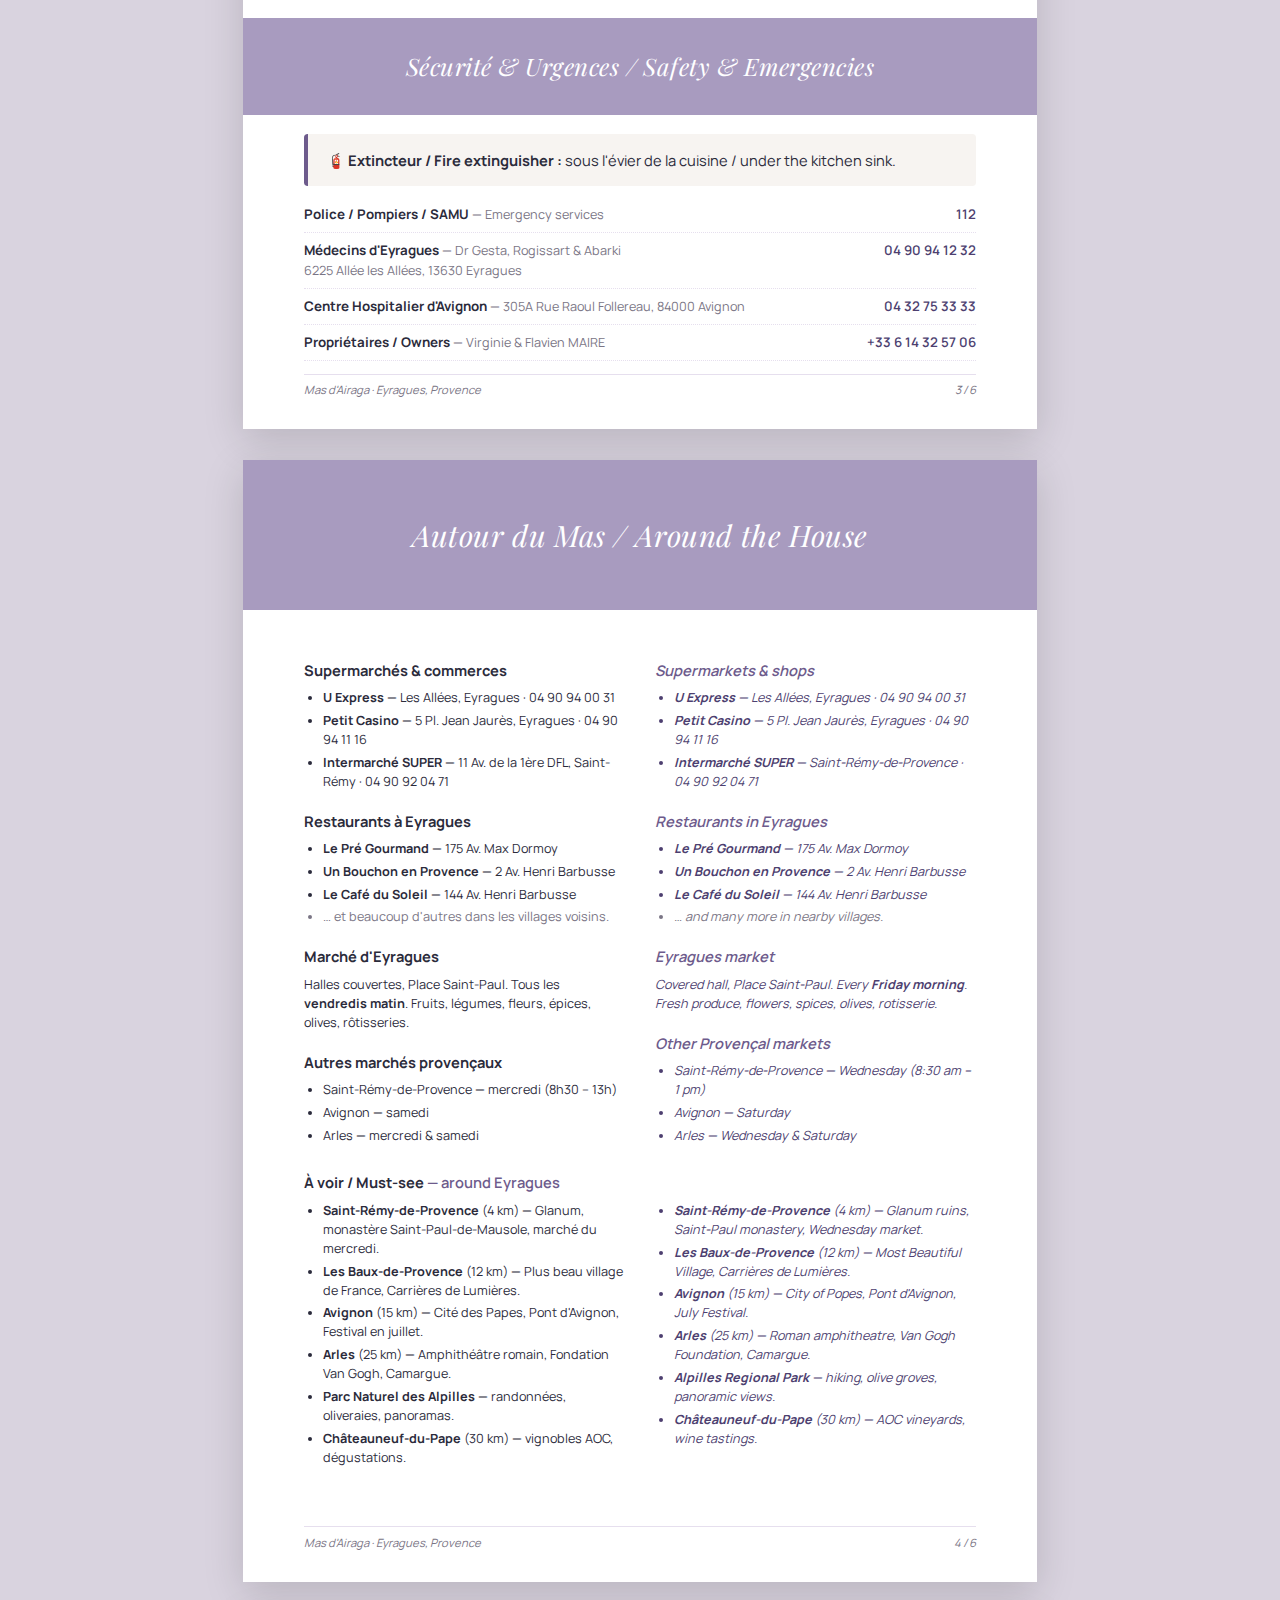
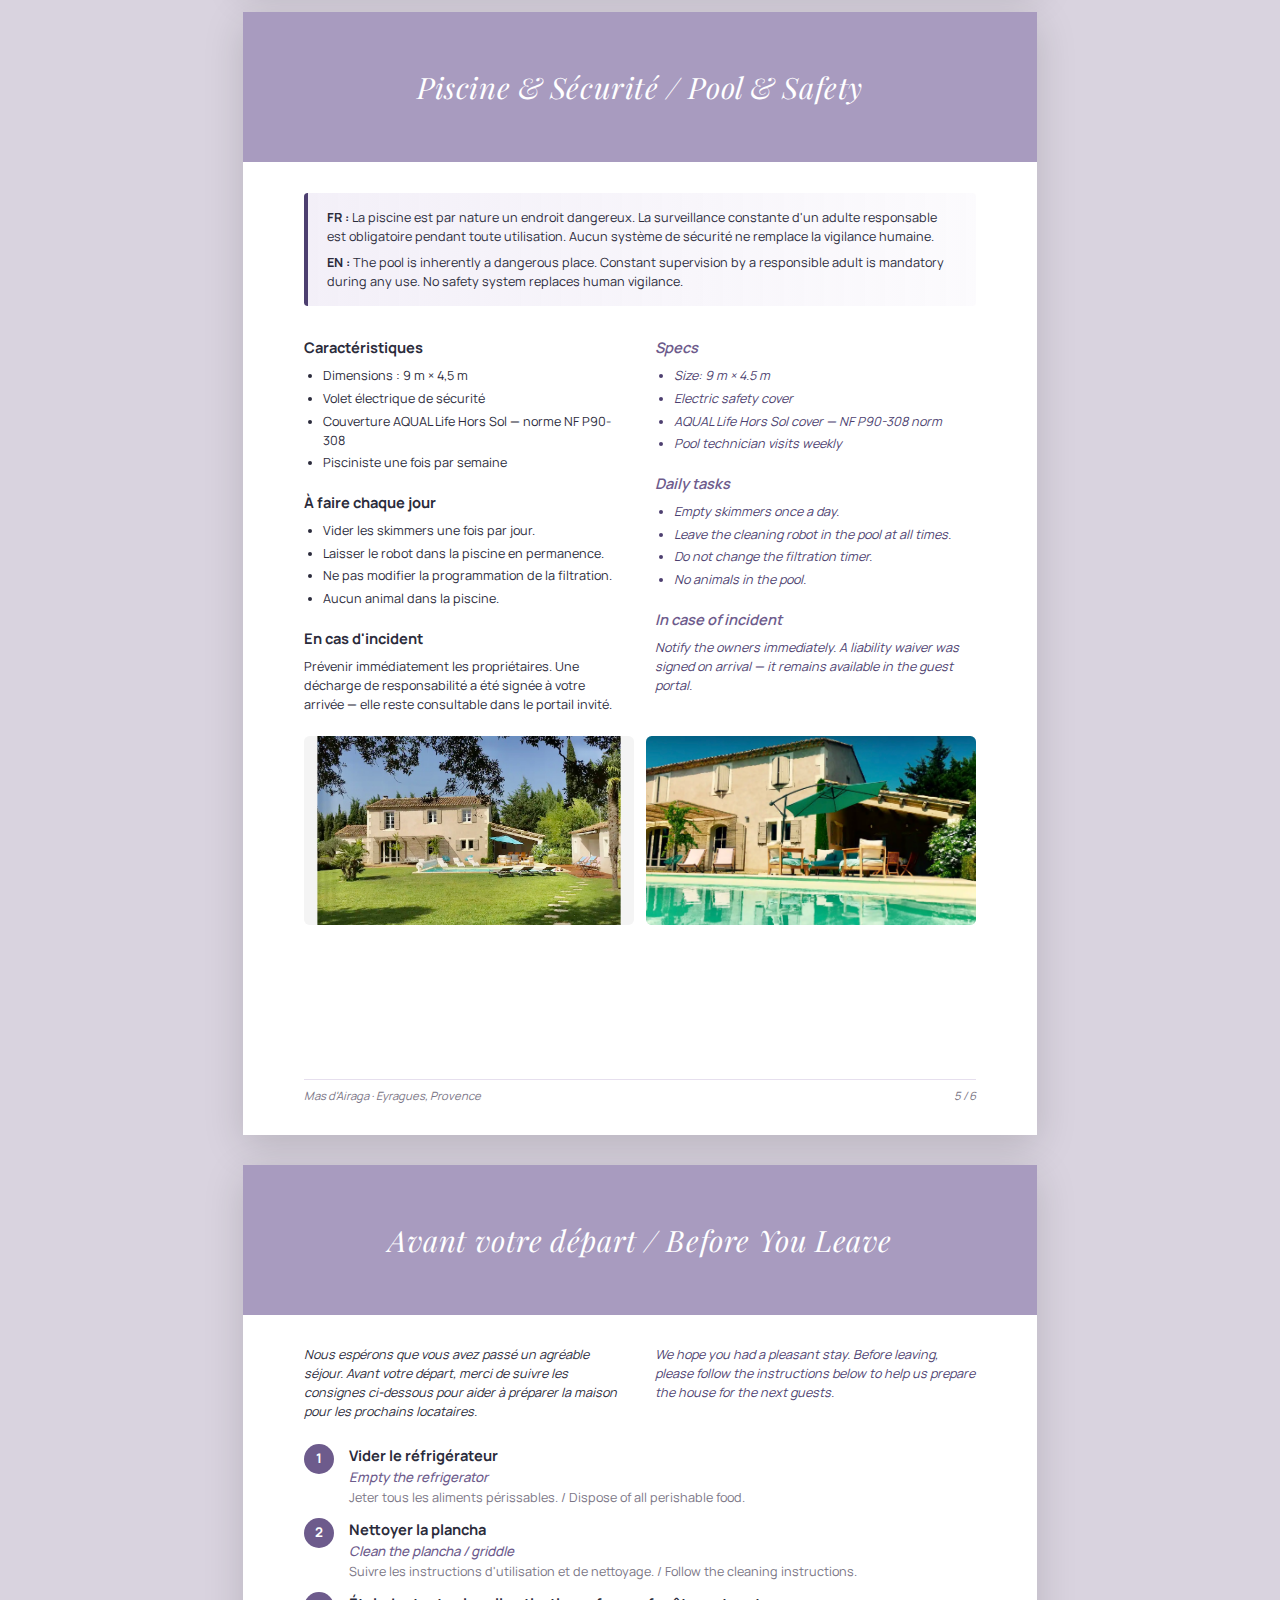
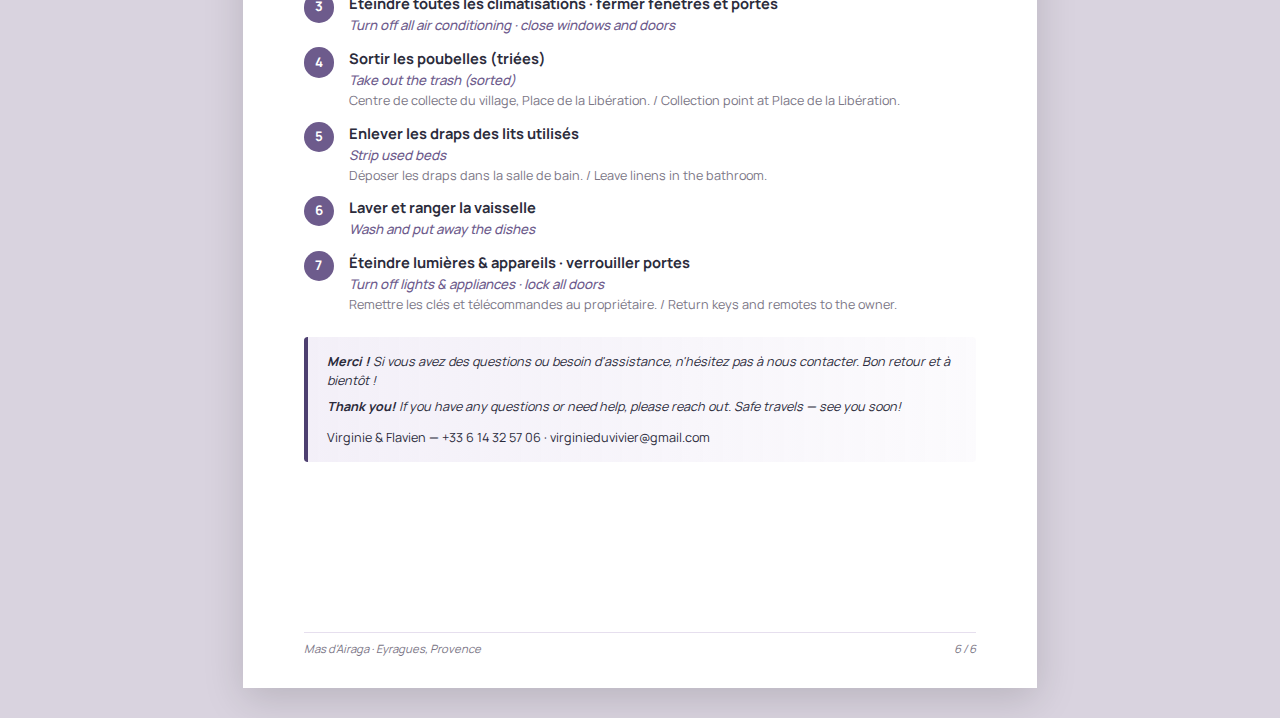
<file: guest/welcome-booklet.html>
<!DOCTYPE html>
<html lang="fr">
<head>
  <meta charset="UTF-8">
  <meta name="viewport" content="width=device-width, initial-scale=1.0">
  <meta name="robots" content="noindex, nofollow">
  <title>Mas d'Airaga — Livret d'Accueil / Welcome Booklet</title>
  <link rel="preconnect" href="https://fonts.googleapis.com">
  <link rel="preconnect" href="https://fonts.gstatic.com" crossorigin>
  <link href="https://fonts.googleapis.com/css2?family=Playfair+Display:ital,wght@0,400;0,600;1,400&family=Manrope:wght@300;400;500;600;700&display=swap" rel="stylesheet">
  <style>
    /* ————————————————————————————————————
       PRINT-READY A4 LIVRET — Mas d'Airaga
       Designed to mirror the original Eyragues-Brochure layout
       Recto-verso friendly: cover (recto), p2 (verso), p3 (recto)…
       ———————————————————————————————————— */

    :root {
      --ma-purple: #6d5b8c;
      --ma-purple-deep: #4d3f70;
      --ma-purple-light: #b9a8d4;
      --ma-purple-soft: #a89bbf;
      --ma-text: #2b2b3b;
      --ma-text-mid: #555;
      --ma-text-muted: #7a7585;
      --ma-bg: #f7f4f1;
      --ma-border: #e6dfee;
    }

    * { box-sizing: border-box; margin: 0; padding: 0; }

    html, body {
      font-family: "Manrope", system-ui, sans-serif;
      color: var(--ma-text);
      background: #d9d3df;
      font-size: 11pt;
      line-height: 1.5;
    }

    /* —— PAGE: A4 (210mm x 297mm) —— */
    .page {
      width: 210mm;
      min-height: 297mm;
      padding: 18mm 16mm;
      margin: 8mm auto;
      background: #fff;
      box-shadow: 0 3mm 10mm rgba(0,0,0,0.15);
      page-break-after: always;
      position: relative;
      overflow: hidden;
    }
    .page:last-child { page-break-after: auto; }

    /* —— TYPOGRAPHY —— */
    h1, h2, h3, h4 {
      font-family: "Playfair Display", Georgia, serif;
      font-weight: 400;
      color: var(--ma-purple-deep);
    }
    .italic { font-style: italic; }
    .muted { color: var(--ma-text-muted); }
    .small { font-size: 9.5pt; }
    .center { text-align: center; }

    /* —— HEADER BAND (purple band like brochure) —— */
    .band {
      background: var(--ma-purple-soft);
      color: #fff;
      padding: 14mm 12mm;
      margin: -18mm -16mm 8mm;
      text-align: center;
    }
    .band h2 {
      color: #fff;
      font-style: italic;
      font-size: 22pt;
      letter-spacing: 0.02em;
    }
    .band--sm { padding: 8mm 12mm; }
    .band--sm h2 { font-size: 18pt; }

    /* —— COVER —— */
    .cover {
      padding: 0 0 18mm;
      background: #fff;
    }
    .cover__top {
      display: grid;
      grid-template-columns: 1fr 1fr;
      gap: 6mm;
      padding: 18mm 16mm 8mm;
    }
    .cover__name {
      background: var(--ma-purple);
      color: #fff;
      display: flex;
      align-items: center;
      justify-content: center;
      padding: 18mm 10mm;
      border-radius: 2mm;
      min-height: 75mm;
    }
    .cover__name h1 {
      color: #fff;
      font-style: italic;
      font-size: 42pt;
      line-height: 1.05;
      text-align: center;
    }
    .cover__hero {
      display: flex;
      align-items: center;
      justify-content: center;
      padding: 4mm;
      min-height: 75mm;
    }
    .cover__hero img { max-width: 100%; max-height: 75mm; object-fit: contain; }

    .cover__photos {
      display: grid;
      grid-template-columns: 1fr 1fr;
      gap: 4mm;
      padding: 0 16mm;
      margin-bottom: 8mm;
    }
    .cover__photos img {
      width: 100%;
      height: 65mm;
      object-fit: cover;
      border-radius: 1.5mm;
    }

    .cover__band {
      background: var(--ma-purple-soft);
      color: #fff;
      padding: 14mm 16mm;
      margin: 0;
    }
    .cover__band h2 {
      color: #fff;
      font-style: italic;
      font-size: 24pt;
      line-height: 1.3;
    }
    .cover__band h2.en {
      color: var(--ma-purple-light);
      margin-top: 4mm;
      margin-left: 8mm;
    }
    .cover__footnote {
      font-size: 9pt;
      color: var(--ma-text-muted);
      font-style: italic;
      padding: 6mm 16mm 0;
    }

    /* —— TWO-COLUMN BILINGUAL LAYOUT —— */
    .twocol {
      display: grid;
      grid-template-columns: 1fr 1fr;
      gap: 8mm;
      margin-bottom: 6mm;
    }
    .col-fr { color: var(--ma-text); }
    .col-en { color: var(--ma-purple-deep); font-style: italic; }

    /* —— SECTION HEADER (smaller — between content) —— */
    .section-h {
      font-family: "Manrope", sans-serif;
      font-weight: 700;
      color: var(--ma-text);
      font-size: 11pt;
      margin-top: 5mm;
      margin-bottom: 2mm;
    }
    .section-h__en {
      color: var(--ma-purple);
      font-weight: 600;
    }

    /* —— LISTS —— */
    ul.tight { padding-left: 5mm; }
    ul.tight li { margin-bottom: 1mm; }

    /* —— BOXES —— */
    .box {
      background: var(--ma-bg);
      border-left: 3pt solid var(--ma-purple);
      padding: 4mm 5mm;
      margin: 3mm 0;
      border-radius: 1mm;
    }
    .box--accent {
      background: linear-gradient(90deg, rgba(189,170,217,0.18), rgba(189,170,217,0.05));
      border-left-color: var(--ma-purple-deep);
    }
    .box--warn {
      background: #fff7f0;
      border-left-color: #d49a4f;
    }

    /* —— DATA ROWS —— */
    .data-row {
      display: grid;
      grid-template-columns: 50mm 1fr;
      gap: 4mm;
      padding: 2mm 0;
      border-bottom: 0.5pt solid var(--ma-border);
    }
    .data-row__lbl { font-weight: 600; }
    .data-row:last-child { border-bottom: 0; }

    /* —— WIFI BLOCK —— */
    .wifi {
      background: var(--ma-purple);
      color: #fff;
      padding: 6mm;
      border-radius: 2mm;
      margin: 3mm 0;
    }
    .wifi__lbl { font-size: 9pt; opacity: 0.85; text-transform: uppercase; letter-spacing: 0.08em; }
    .wifi__val {
      font-family: "Courier New", monospace;
      font-size: 13pt;
      font-weight: 600;
      letter-spacing: 0.02em;
      margin-top: 1mm;
      word-break: break-all;
    }

    /* —— STEP NUMBER —— */
    .step {
      display: flex;
      gap: 4mm;
      align-items: flex-start;
      margin-bottom: 3mm;
    }
    .step__num {
      flex-shrink: 0;
      background: var(--ma-purple);
      color: #fff;
      width: 8mm;
      height: 8mm;
      border-radius: 50%;
      display: flex;
      align-items: center;
      justify-content: center;
      font-weight: 700;
      font-size: 10pt;
    }
    .step__body { flex: 1; }
    .step__title {
      font-weight: 700;
      color: var(--ma-text);
      margin-bottom: 0.5mm;
    }
    .step__title-en {
      font-style: italic;
      color: var(--ma-purple);
      font-weight: 500;
      font-size: 10pt;
    }

    /* —— TABLE-LIKE ROWS for emergencies/contacts —— */
    .contact-row {
      display: grid;
      grid-template-columns: 1fr auto;
      gap: 4mm;
      padding: 2mm 0;
      border-bottom: 0.5pt dotted var(--ma-border);
      font-size: 10pt;
    }
    .contact-row:last-child { border-bottom: 0; }
    .contact-row__phone { font-weight: 600; color: var(--ma-purple-deep); white-space: nowrap; }

    /* —— FOOTER (page number) —— */
    .pagefoot {
      position: absolute;
      bottom: 8mm;
      left: 16mm;
      right: 16mm;
      display: flex;
      justify-content: space-between;
      font-size: 8.5pt;
      color: var(--ma-text-muted);
      font-style: italic;
      border-top: 0.5pt solid var(--ma-border);
      padding-top: 2mm;
    }

    /* —— UTILITY —— */
    .photo-strip {
      display: grid;
      grid-template-columns: 1fr 1fr;
      gap: 3mm;
      margin: 4mm 0;
    }
    .photo-strip img {
      width: 100%;
      height: 50mm;
      object-fit: cover;
      border-radius: 1.5mm;
    }

    .stamp {
      position: absolute;
      top: 14mm;
      right: 16mm;
      width: 30mm;
      height: 30mm;
      opacity: 0.95;
    }

    /* —— TWO INTRO PARAGRAPHS WITH OLIVES IMG —— */
    .intro {
      display: grid;
      grid-template-columns: 1fr 30mm;
      gap: 6mm;
      align-items: start;
      margin-bottom: 4mm;
    }
    .intro img { width: 100%; }

    /* —— PRINT —— */
    @page {
      size: A4;
      margin: 0;
    }
    @media print {
      body { background: #fff; }
      .page {
        margin: 0;
        box-shadow: none;
        page-break-after: always;
      }
      .no-print { display: none !important; }
    }

    /* —— ON-SCREEN HEADER (not printed) —— */
    .toolbar {
      max-width: 210mm;
      margin: 8mm auto 0;
      padding: 6mm;
      background: #fff;
      border-radius: 2mm;
      display: flex;
      gap: 4mm;
      align-items: center;
      justify-content: space-between;
      box-shadow: 0 1mm 4mm rgba(0,0,0,0.08);
    }
    .toolbar__title {
      font-family: "Playfair Display", serif;
      font-style: italic;
      font-size: 14pt;
      color: var(--ma-purple-deep);
    }
    .toolbar button {
      background: var(--ma-purple);
      color: #fff;
      border: 0;
      padding: 3mm 7mm;
      font-family: inherit;
      font-size: 11pt;
      border-radius: 1.5mm;
      cursor: pointer;
    }
    .toolbar button:hover { background: var(--ma-purple-deep); }
  </style>
</head>
<body>

  <div class="toolbar no-print">
    <div class="toolbar__title">Mas d'Airaga — Livret d'Accueil / Welcome Booklet</div>
    <button onclick="window.print()">Imprimer / Print PDF</button>
  </div>

  <!-- ————————————————————————————————————
       PAGE 1 — COVER
       ———————————————————————————————————— -->
  <section class="page cover">
    <div class="cover__top">
      <div class="cover__name">
        <h1>Mas<br>D'Airaga</h1>
      </div>
      <div class="cover__hero">
        <img src="../images/LOGO.png" alt="Mas d'Airaga logo">
      </div>
    </div>

    <div class="cover__photos">
      <img src="../images/14-outdoor-aerial-property.jpg" alt="Vue aerienne du Mas">
      <img src="../images/12-outdoor-pergola-dining.jpg" alt="Pergola et terrasse">
    </div>

    <div class="cover__band">
      <h2>Livret d'Accueil pour les<br>Locataires Saisonniers</h2>
      <h2 class="en">Welcome Booklet for<br>Seasonal Renters</h2>
    </div>

    <p class="cover__footnote">* Eyragues in Occitan: Airaga en Provença</p>
  </section>

  <!-- ————————————————————————————————————
       PAGE 2 — WELCOME / GENERAL INFO / HOUSE RULES
       ———————————————————————————————————— -->
  <section class="page">
    <div class="band">
      <h2>Bienvenue à Eyragues ! / Welcome to Eyragues!</h2>
    </div>

    <div class="twocol">
      <div class="col-fr">
        <p>Nous sommes ravis de vous accueillir dans notre maison située à Eyragues. Nous espérons que vous passerez un séjour agréable et mémorable. Ce livret contient des informations utiles pour rendre votre séjour le plus confortable possible.</p>
      </div>
      <div class="col-en">
        <p>We are delighted to welcome you to our home in Eyragues. We hope you have a pleasant and memorable stay. This booklet contains useful information to make your stay as comfortable as possible.</p>
      </div>
    </div>

    <div class="section-h">Informations Générales <span class="section-h__en">/ General Information</span></div>
    <div class="data-row">
      <div class="data-row__lbl">Adresse / Address</div>
      <div>595 Chemin Notre Dame, 13630 Eyragues, France<br><span class="muted small">GPS : N 43°50'11.80"  E 4°50'05.50"</span></div>
    </div>
    <div class="data-row">
      <div class="data-row__lbl">Propriétaires / Owners</div>
      <div>Virginie & Flavien MAIRE</div>
    </div>
    <div class="data-row">
      <div class="data-row__lbl">Téléphone / Phone</div>
      <div>+33 6 14 32 57 06 (FR) &middot; +971 50 204 8428 (WhatsApp)</div>
    </div>
    <div class="data-row">
      <div class="data-row__lbl">Email</div>
      <div>virginieduvivier@gmail.com</div>
    </div>

    <div class="section-h">Arrivée &amp; Départ <span class="section-h__en">/ Check-in &amp; Check-out</span></div>
    <div class="twocol">
      <div class="col-fr">
        <p><strong>Arrivée :</strong> entre 16h00 et 22h00<br><strong>Départ :</strong> avant 10h00</p>
        <p class="small muted">Merci de communiquer votre heure d'arrivée la veille.</p>
      </div>
      <div class="col-en">
        <p><strong>Check-in:</strong> between 4 pm and 10 pm<br><strong>Check-out:</strong> by 10 am</p>
        <p class="small">Please share your arrival time the day before.</p>
      </div>
    </div>

    <div class="section-h">Règles de la Maison <span class="section-h__en">/ House Rules</span></div>
    <div class="box box--warn">
      <strong>⚠️ Attention :</strong> Toujours replier les parasols et le store du pool house en cas de vent. <em>Always close parasols and the pool house sunshade in case of wind.</em>
    </div>
    <div class="twocol">
      <div class="col-fr">
        <ul class="tight small">
          <li><strong>Non-fumeur :</strong> il est interdit de fumer à l'intérieur.</li>
          <li><strong>Animaux :</strong> pas d'animaux sans accord préalable.</li>
          <li><strong>Bruit :</strong> respecter la tranquillité des voisins, pas de bruit excessif après 23h.</li>
          <li><strong>Propreté :</strong> laissez la maison propre et rangée.</li>
          <li><strong>Déchets :</strong> triez et sortez les poubelles selon les indications.</li>
          <li><strong>Capacité :</strong> maximum 10 personnes.</li>
          <li><strong>Piscine :</strong> surveillance constante des enfants par un adulte obligatoire.</li>
        </ul>
      </div>
      <div class="col-en">
        <ul class="tight small">
          <li><strong>Non-smoking:</strong> no smoking inside the house.</li>
          <li><strong>Pets:</strong> no pets without prior approval.</li>
          <li><strong>Noise:</strong> respect neighbours — no excessive noise after 11 pm.</li>
          <li><strong>Cleanliness:</strong> leave the house clean and tidy.</li>
          <li><strong>Waste:</strong> sort and dispose of waste per the instructions.</li>
          <li><strong>Capacity:</strong> maximum 10 occupants.</li>
          <li><strong>Pool:</strong> constant adult supervision of children is mandatory.</li>
        </ul>
      </div>
    </div>

    <div class="pagefoot">
      <span>Mas d'Airaga · Eyragues, Provence</span>
      <span>2 / 6</span>
    </div>
  </section>

  <!-- ————————————————————————————————————
       PAGE 3 — AMENITIES / WIFI / SAFETY
       ———————————————————————————————————— -->
  <section class="page">
    <div class="band">
      <h2>Équipements et Commodités / Amenities &amp; Facilities</h2>
    </div>

    <div class="section-h">Wi-Fi <span class="section-h__en">/ Internet Access</span></div>
    <div class="wifi">
      <div class="wifi__lbl">SSID / Network</div>
      <div class="wifi__val">MasAiraga</div>
      <div class="wifi__lbl" style="margin-top:3mm">Mot de passe / Password</div>
      <div class="wifi__val">zazbIg-cutpud-2qygzo</div>
    </div>
    <p class="small muted">Internet haut débit (Starlink + Freebox). TV : TNT.</p>

    <div class="twocol">
      <div class="col-fr">
        <div class="section-h">Cuisine</div>
        <p class="small">Réfrigérateur, four, micro-ondes, lave-vaisselle, cafetière à filtres + Nespresso, bouilloire, grille-pain, plaque induction, ustensiles complets.</p>

        <div class="section-h">Chambres &amp; Salles de bain</div>
        <p class="small">Draps fournis, lits faits à votre arrivée. Serviettes de toilette fournies (serviettes de plage non fournies).</p>

        <div class="section-h">Linge &amp; Buanderie</div>
        <p class="small">Lave-linge dans la buanderie. Fer et table à repasser disponibles.</p>

        <div class="section-h">Climatisation</div>
        <p class="small">Climatisation réversible — utilisez les télécommandes.</p>
      </div>

      <div class="col-en">
        <div class="section-h section-h__en">Kitchen</div>
        <p class="small">Fridge/freezer, oven, microwave, dishwasher, filter coffee maker + Nespresso, kettle, toaster, induction hob, full utensils.</p>

        <div class="section-h section-h__en">Bedrooms &amp; Bathrooms</div>
        <p class="small">Bed linen provided, beds made on arrival. Bath towels provided (beach towels NOT provided).</p>

        <div class="section-h section-h__en">Laundry</div>
        <p class="small">Washing machine in the utility room. Iron and ironing board available.</p>

        <div class="section-h section-h__en">Air conditioning</div>
        <p class="small">Reversible AC — use the remote controls.</p>
      </div>
    </div>

    <div class="band band--sm" style="margin-top:6mm;margin-bottom:5mm">
      <h2>Sécurité &amp; Urgences / Safety &amp; Emergencies</h2>
    </div>

    <div class="box">
      <strong>🧯 Extincteur / Fire extinguisher :</strong> sous l'évier de la cuisine / under the kitchen sink.
    </div>

    <div class="contact-row">
      <div><strong>Police / Pompiers / SAMU</strong> <span class="muted small">— Emergency services</span></div>
      <div class="contact-row__phone">112</div>
    </div>
    <div class="contact-row">
      <div><strong>Médecins d'Eyragues</strong> <span class="muted small">— Dr Gesta, Rogissart &amp; Abarki<br>6225 Allée les Allées, 13630 Eyragues</span></div>
      <div class="contact-row__phone">04 90 94 12 32</div>
    </div>
    <div class="contact-row">
      <div><strong>Centre Hospitalier d'Avignon</strong> <span class="muted small">— 305A Rue Raoul Follereau, 84000 Avignon</span></div>
      <div class="contact-row__phone">04 32 75 33 33</div>
    </div>
    <div class="contact-row">
      <div><strong>Propriétaires / Owners</strong> <span class="muted small">— Virginie &amp; Flavien MAIRE</span></div>
      <div class="contact-row__phone">+33 6 14 32 57 06</div>
    </div>

    <div class="pagefoot">
      <span>Mas d'Airaga · Eyragues, Provence</span>
      <span>3 / 6</span>
    </div>
  </section>

  <!-- ————————————————————————————————————
       PAGE 4 — LOCAL GUIDE: SHOPS, RESTAURANTS, MARKETS
       ———————————————————————————————————— -->
  <section class="page">
    <div class="band">
      <h2>Autour du Mas / Around the House</h2>
    </div>

    <div class="twocol">
      <div class="col-fr">
        <div class="section-h">Supermarchés &amp; commerces</div>
        <ul class="tight small">
          <li><strong>U Express</strong> — Les Allées, Eyragues · 04 90 94 00 31</li>
          <li><strong>Petit Casino</strong> — 5 Pl. Jean Jaurès, Eyragues · 04 90 94 11 16</li>
          <li><strong>Intermarché SUPER</strong> — 11 Av. de la 1ère DFL, Saint-Rémy · 04 90 92 04 71</li>
        </ul>

        <div class="section-h">Restaurants à Eyragues</div>
        <ul class="tight small">
          <li><strong>Le Pré Gourmand</strong> — 175 Av. Max Dormoy</li>
          <li><strong>Un Bouchon en Provence</strong> — 2 Av. Henri Barbusse</li>
          <li><strong>Le Café du Soleil</strong> — 144 Av. Henri Barbusse</li>
          <li class="muted">… et beaucoup d'autres dans les villages voisins.</li>
        </ul>

        <div class="section-h">Marché d'Eyragues</div>
        <p class="small">Halles couvertes, Place Saint-Paul. Tous les <strong>vendredis matin</strong>. Fruits, légumes, fleurs, épices, olives, rôtisseries.</p>

        <div class="section-h">Autres marchés provençaux</div>
        <ul class="tight small">
          <li>Saint-Rémy-de-Provence — mercredi (8h30 – 13h)</li>
          <li>Avignon — samedi</li>
          <li>Arles — mercredi &amp; samedi</li>
        </ul>
      </div>

      <div class="col-en">
        <div class="section-h section-h__en">Supermarkets &amp; shops</div>
        <ul class="tight small">
          <li><strong>U Express</strong> — Les Allées, Eyragues · 04 90 94 00 31</li>
          <li><strong>Petit Casino</strong> — 5 Pl. Jean Jaurès, Eyragues · 04 90 94 11 16</li>
          <li><strong>Intermarché SUPER</strong> — Saint-Rémy-de-Provence · 04 90 92 04 71</li>
        </ul>

        <div class="section-h section-h__en">Restaurants in Eyragues</div>
        <ul class="tight small">
          <li><strong>Le Pré Gourmand</strong> — 175 Av. Max Dormoy</li>
          <li><strong>Un Bouchon en Provence</strong> — 2 Av. Henri Barbusse</li>
          <li><strong>Le Café du Soleil</strong> — 144 Av. Henri Barbusse</li>
          <li class="muted">… and many more in nearby villages.</li>
        </ul>

        <div class="section-h section-h__en">Eyragues market</div>
        <p class="small">Covered hall, Place Saint-Paul. Every <strong>Friday morning</strong>. Fresh produce, flowers, spices, olives, rotisserie.</p>

        <div class="section-h section-h__en">Other Provençal markets</div>
        <ul class="tight small">
          <li>Saint-Rémy-de-Provence — Wednesday (8:30 am – 1 pm)</li>
          <li>Avignon — Saturday</li>
          <li>Arles — Wednesday &amp; Saturday</li>
        </ul>
      </div>
    </div>

    <div class="section-h" style="margin-top:6mm">À voir / Must-see <span class="section-h__en">— around Eyragues</span></div>
    <div class="twocol">
      <div class="col-fr">
        <ul class="tight small">
          <li><strong>Saint-Rémy-de-Provence</strong> (4 km) — Glanum, monastère Saint-Paul-de-Mausole, marché du mercredi.</li>
          <li><strong>Les Baux-de-Provence</strong> (12 km) — Plus beau village de France, Carrières de Lumières.</li>
          <li><strong>Avignon</strong> (15 km) — Cité des Papes, Pont d'Avignon, Festival en juillet.</li>
          <li><strong>Arles</strong> (25 km) — Amphithéâtre romain, Fondation Van Gogh, Camargue.</li>
          <li><strong>Parc Naturel des Alpilles</strong> — randonnées, oliveraies, panoramas.</li>
          <li><strong>Châteauneuf-du-Pape</strong> (30 km) — vignobles AOC, dégustations.</li>
        </ul>
      </div>
      <div class="col-en">
        <ul class="tight small">
          <li><strong>Saint-Rémy-de-Provence</strong> (4 km) — Glanum ruins, Saint-Paul monastery, Wednesday market.</li>
          <li><strong>Les Baux-de-Provence</strong> (12 km) — Most Beautiful Village, Carrières de Lumières.</li>
          <li><strong>Avignon</strong> (15 km) — City of Popes, Pont d'Avignon, July Festival.</li>
          <li><strong>Arles</strong> (25 km) — Roman amphitheatre, Van Gogh Foundation, Camargue.</li>
          <li><strong>Alpilles Regional Park</strong> — hiking, olive groves, panoramic views.</li>
          <li><strong>Châteauneuf-du-Pape</strong> (30 km) — AOC vineyards, wine tastings.</li>
        </ul>
      </div>
    </div>

    <div class="pagefoot">
      <span>Mas d'Airaga · Eyragues, Provence</span>
      <span>4 / 6</span>
    </div>
  </section>

  <!-- ————————————————————————————————————
       PAGE 5 — POOL & SAFETY
       ———————————————————————————————————— -->
  <section class="page">
    <div class="band">
      <h2>Piscine &amp; Sécurité / Pool &amp; Safety</h2>
    </div>

    <div class="box box--accent">
      <p class="small"><strong>FR :</strong> La piscine est par nature un endroit dangereux. La surveillance constante d'un adulte responsable est obligatoire pendant toute utilisation. Aucun système de sécurité ne remplace la vigilance humaine.</p>
      <p class="small" style="margin-top:2mm"><strong>EN :</strong> The pool is inherently a dangerous place. Constant supervision by a responsible adult is mandatory during any use. No safety system replaces human vigilance.</p>
    </div>

    <div class="twocol">
      <div class="col-fr">
        <div class="section-h">Caractéristiques</div>
        <ul class="tight small">
          <li>Dimensions : 9 m × 4,5 m</li>
          <li>Volet électrique de sécurité</li>
          <li>Couverture AQUAL Life Hors Sol — norme NF P90-308</li>
          <li>Pisciniste une fois par semaine</li>
        </ul>

        <div class="section-h">À faire chaque jour</div>
        <ul class="tight small">
          <li>Vider les skimmers une fois par jour.</li>
          <li>Laisser le robot dans la piscine en permanence.</li>
          <li>Ne pas modifier la programmation de la filtration.</li>
          <li>Aucun animal dans la piscine.</li>
        </ul>

        <div class="section-h">En cas d'incident</div>
        <p class="small">Prévenir immédiatement les propriétaires. Une décharge de responsabilité a été signée à votre arrivée — elle reste consultable dans le portail invité.</p>
      </div>

      <div class="col-en">
        <div class="section-h section-h__en">Specs</div>
        <ul class="tight small">
          <li>Size: 9 m × 4.5 m</li>
          <li>Electric safety cover</li>
          <li>AQUAL Life Hors Sol cover — NF P90-308 norm</li>
          <li>Pool technician visits weekly</li>
        </ul>

        <div class="section-h section-h__en">Daily tasks</div>
        <ul class="tight small">
          <li>Empty skimmers once a day.</li>
          <li>Leave the cleaning robot in the pool at all times.</li>
          <li>Do not change the filtration timer.</li>
          <li>No animals in the pool.</li>
        </ul>

        <div class="section-h section-h__en">In case of incident</div>
        <p class="small">Notify the owners immediately. A liability waiver was signed on arrival — it remains available in the guest portal.</p>
      </div>
    </div>

    <div class="photo-strip">
      <img src="../images/01-outdoor-pool-aerial-view.jpg" alt="Piscine vue aerienne">
      <img src="../images/03-outdoor-pool-sunbeds.jpg" alt="Piscine et bains de soleil">
    </div>

    <div class="pagefoot">
      <span>Mas d'Airaga · Eyragues, Provence</span>
      <span>5 / 6</span>
    </div>
  </section>

  <!-- ————————————————————————————————————
       PAGE 6 — DEPARTURE INSTRUCTIONS
       ———————————————————————————————————— -->
  <section class="page">
    <div class="band">
      <h2>Avant votre départ / Before You Leave</h2>
    </div>

    <div class="twocol">
      <div class="col-fr">
        <p class="italic small">Nous espérons que vous avez passé un agréable séjour. Avant votre départ, merci de suivre les consignes ci-dessous pour aider à préparer la maison pour les prochains locataires.</p>
      </div>
      <div class="col-en">
        <p class="italic small">We hope you had a pleasant stay. Before leaving, please follow the instructions below to help us prepare the house for the next guests.</p>
      </div>
    </div>

    <div class="step">
      <div class="step__num">1</div>
      <div class="step__body">
        <div class="step__title">Vider le réfrigérateur</div>
        <div class="step__title-en">Empty the refrigerator</div>
        <div class="small muted">Jeter tous les aliments périssables. / Dispose of all perishable food.</div>
      </div>
    </div>

    <div class="step">
      <div class="step__num">2</div>
      <div class="step__body">
        <div class="step__title">Nettoyer la plancha</div>
        <div class="step__title-en">Clean the plancha / griddle</div>
        <div class="small muted">Suivre les instructions d'utilisation et de nettoyage. / Follow the cleaning instructions.</div>
      </div>
    </div>

    <div class="step">
      <div class="step__num">3</div>
      <div class="step__body">
        <div class="step__title">Éteindre toutes les climatisations &middot; fermer fenêtres et portes</div>
        <div class="step__title-en">Turn off all air conditioning &middot; close windows and doors</div>
      </div>
    </div>

    <div class="step">
      <div class="step__num">4</div>
      <div class="step__body">
        <div class="step__title">Sortir les poubelles (triées)</div>
        <div class="step__title-en">Take out the trash (sorted)</div>
        <div class="small muted">Centre de collecte du village, Place de la Libération. / Collection point at Place de la Libération.</div>
      </div>
    </div>

    <div class="step">
      <div class="step__num">5</div>
      <div class="step__body">
        <div class="step__title">Enlever les draps des lits utilisés</div>
        <div class="step__title-en">Strip used beds</div>
        <div class="small muted">Déposer les draps dans la salle de bain. / Leave linens in the bathroom.</div>
      </div>
    </div>

    <div class="step">
      <div class="step__num">6</div>
      <div class="step__body">
        <div class="step__title">Laver et ranger la vaisselle</div>
        <div class="step__title-en">Wash and put away the dishes</div>
      </div>
    </div>

    <div class="step">
      <div class="step__num">7</div>
      <div class="step__body">
        <div class="step__title">Éteindre lumières &amp; appareils &middot; verrouiller portes</div>
        <div class="step__title-en">Turn off lights &amp; appliances &middot; lock all doors</div>
        <div class="small muted">Remettre les clés et télécommandes au propriétaire. / Return keys and remotes to the owner.</div>
      </div>
    </div>

    <div class="box box--accent" style="margin-top:6mm">
      <p class="small italic"><strong>Merci !</strong> Si vous avez des questions ou besoin d'assistance, n'hésitez pas à nous contacter. Bon retour et à bientôt !</p>
      <p class="small italic" style="margin-top:2mm"><strong>Thank you!</strong> If you have any questions or need help, please reach out. Safe travels — see you soon!</p>
      <p class="small" style="margin-top:3mm">Virginie &amp; Flavien — +33 6 14 32 57 06 · virginieduvivier@gmail.com</p>
    </div>

    <div class="pagefoot">
      <span>Mas d'Airaga · Eyragues, Provence</span>
      <span>6 / 6</span>
    </div>
  </section>

</body>
</html>
</file>
<file: styles.css>
*,
*::before,
*::after {
  box-sizing: border-box;
}

:root {
  --bg: #0f172a;
  --panel: #0b1223;
  --accent: #f5a524;
  --text: #e6edf8;
  --muted: #98a4c0;
  --card: rgba(255, 255, 255, 0.03);
  --border: rgba(255, 255, 255, 0.08);
  --gradient: radial-gradient(800px circle at 10% 20%, rgba(245, 165, 36, 0.15), transparent 40%),
    radial-gradient(700px circle at 90% 0%, rgba(145, 205, 255, 0.18), transparent 30%),
    linear-gradient(120deg, #0f172a, #0a1020 35%, #0f172a 70%);
  --shadow: 0 15px 40px rgba(0, 0, 0, 0.25);
  --font-base: "Manrope", system-ui, -apple-system, sans-serif;
  --font-display: "Playfair Display", Georgia, serif;
}

body {
  margin: 0;
  font-family: var(--font-base);
  background: var(--gradient);
  color: var(--text);
  line-height: 1.6;
  -webkit-font-smoothing: antialiased;
}

a {
  color: inherit;
  text-decoration: none;
}

img {
  max-width: 100%;
  display: block;
  border-radius: 14px;
}

h1, h2, h3 {
  font-family: var(--font-display);
  margin: 0 0 12px;
  line-height: 1.2;
}

p {
  margin: 0 0 12px;
}

.hero {
  position: relative;
  padding: 40px 5vw 120px;
  background: url("https://images.unsplash.com/photo-1505691938895-1758d7feb511?auto=format&fit=crop&w=1600&q=80") center/cover no-repeat;
  isolation: isolate;
  color: #0b1020;
  overflow: hidden;
}

.hero__overlay {
  position: absolute;
  inset: 0;
  background: linear-gradient(120deg, rgba(255, 255, 255, 0.9), rgba(255, 255, 255, 0.6), rgba(255, 255, 255, 0.2));
  z-index: 0;
  backdrop-filter: blur(2px);
}

.nav {
  position: relative;
  z-index: 1;
  display: flex;
  align-items: center;
  justify-content: space-between;
  gap: 20px;
  margin-bottom: 40px;
}

.nav__brand {
  font-weight: 700;
  letter-spacing: 0.02em;
}

.nav__links {
  display: flex;
  gap: 14px;
  flex-wrap: wrap;
}

.nav__links a {
  padding: 10px 14px;
  border-radius: 999px;
  transition: background 0.2s ease, color 0.2s ease;
  color: #0b1020;
  font-weight: 600;
}

.nav__links a:hover {
  background: rgba(12, 18, 33, 0.12);
}

.hero__content {
  position: relative;
  z-index: 1;
  max-width: 760px;
}

.hero h1 {
  font-size: clamp(32px, 5vw, 50px);
}

.lead {
  font-size: 18px;
  color: #1d2438;
  max-width: 620px;
}

.hero__ctas {
  display: flex;
  gap: 12px;
  margin: 22px 0 18px;
  flex-wrap: wrap;
}

.hero__meta {
  display: grid;
  grid-template-columns: repeat(auto-fit, minmax(160px, 1fr));
  gap: 10px;
  margin-top: 14px;
  color: #1d2438;
  font-weight: 600;
}

.section {
  padding: 90px 5vw;
}

.section--alt {
  background: radial-gradient(600px circle at 20% 20%, rgba(255, 255, 255, 0.04), transparent 60%), var(--panel);
}

.section__header {
  max-width: 720px;
  margin-bottom: 36px;
}

.eyebrow {
  letter-spacing: 0.14em;
  text-transform: uppercase;
  font-size: 12px;
  color: var(--accent);
  font-weight: 700;
  margin-bottom: 8px;
}

.muted {
  color: var(--muted);
}

.small {
  font-size: 13px;
}

.grid {
  display: grid;
  gap: 20px;
}

.grid--3 {
  grid-template-columns: repeat(auto-fit, minmax(240px, 1fr));
}

.card {
  background: var(--card);
  border: 1px solid var(--border);
  padding: 24px;
  border-radius: 18px;
  box-shadow: var(--shadow);
  backdrop-filter: blur(4px);
}

.icon {
  font-size: 24px;
  margin-bottom: 12px;
}

.gallery {
  display: grid;
  gap: 16px;
  grid-template-columns: repeat(auto-fit, minmax(220px, 1fr));
}

.amenities {
  display: grid;
  grid-template-columns: repeat(auto-fit, minmax(240px, 1fr));
  gap: 12px 20px;
  background: var(--card);
  border: 1px solid var(--border);
  padding: 24px;
  border-radius: 16px;
  box-shadow: var(--shadow);
}

.amenities ul {
  list-style: none;
  padding: 0;
  margin: 0;
  display: grid;
  gap: 10px;
}

.amenities li::before {
  content: "•";
  color: var(--accent);
  margin-right: 8px;
}

.map {
  display: grid;
  grid-template-columns: 2fr 1fr;
  gap: 18px;
  align-items: stretch;
}

.map iframe {
  width: 100%;
  border: none;
  min-height: 360px;
  border-radius: 16px;
  box-shadow: var(--shadow);
}

.map__callout {
  background: var(--card);
  border: 1px solid var(--border);
  border-radius: 16px;
  padding: 18px;
  box-shadow: var(--shadow);
}

.booking {
  display: grid;
  grid-template-columns: 1.2fr 1fr;
  gap: 24px;
}

.booking__form {
  background: var(--card);
  border: 1px solid var(--border);
  padding: 24px;
  border-radius: 16px;
  display: grid;
  gap: 14px;
  box-shadow: var(--shadow);
}

label {
  display: grid;
  gap: 6px;
  font-weight: 600;
}

input, textarea {
  padding: 12px 14px;
  border-radius: 10px;
  border: 1px solid var(--border);
  background: rgba(255, 255, 255, 0.04);
  color: var(--text);
  font-family: var(--font-base);
}

textarea {
  resize: vertical;
}

.booking__dates {
  grid-template-columns: auto;
}

.button {
  display: inline-flex;
  align-items: center;
  justify-content: center;
  gap: 6px;
  padding: 12px 18px;
  border-radius: 999px;
  background: var(--accent);
  color: #0b1020;
  font-weight: 700;
  border: none;
  cursor: pointer;
  transition: transform 0.15s ease, box-shadow 0.2s ease, background 0.2s ease;
  box-shadow: 0 12px 30px rgba(245, 165, 36, 0.35);
}

.button:hover {
  transform: translateY(-1px);
  box-shadow: 0 10px 30px rgba(245, 165, 36, 0.45);
}

.button--ghost {
  background: rgba(12, 18, 33, 0.08);
  color: #0b1020;
  box-shadow: none;
  border: 1px solid rgba(12, 18, 33, 0.12);
}

.booking__aside {
  background: var(--panel);
  border: 1px solid var(--border);
  border-radius: 16px;
  padding: 24px;
  box-shadow: var(--shadow);
}

.badge {
  display: inline-block;
  padding: 6px 12px;
  border-radius: 999px;
  background: rgba(245, 165, 36, 0.15);
  color: var(--accent);
  font-weight: 700;
  margin-bottom: 8px;
}

.booking__cta {
  display: flex;
  flex-direction: column;
  gap: 10px;
  margin: 16px 0;
}

.footer {
  padding: 30px 5vw 40px;
  background: #0a0f1d;
  display: grid;
  grid-template-columns: repeat(auto-fit, minmax(220px, 1fr));
  gap: 16px;
  align-items: center;
}

.footer__links {
  display: flex;
  gap: 12px;
  flex-wrap: wrap;
}

@media (max-width: 900px) {
  .nav__links {
    justify-content: flex-end;
    width: 100%;
  }

  .map, .booking {
    grid-template-columns: 1fr;
  }
}

@media (max-width: 640px) {
  .hero {
    padding: 28px 6vw 90px;
  }

  .nav {
    flex-direction: column;
    align-items: flex-start;
  }

  .hero__meta {
    grid-template-columns: repeat(auto-fit, minmax(140px, 1fr));
  }

  .section {
    padding: 70px 6vw;
  }
}
</file>
